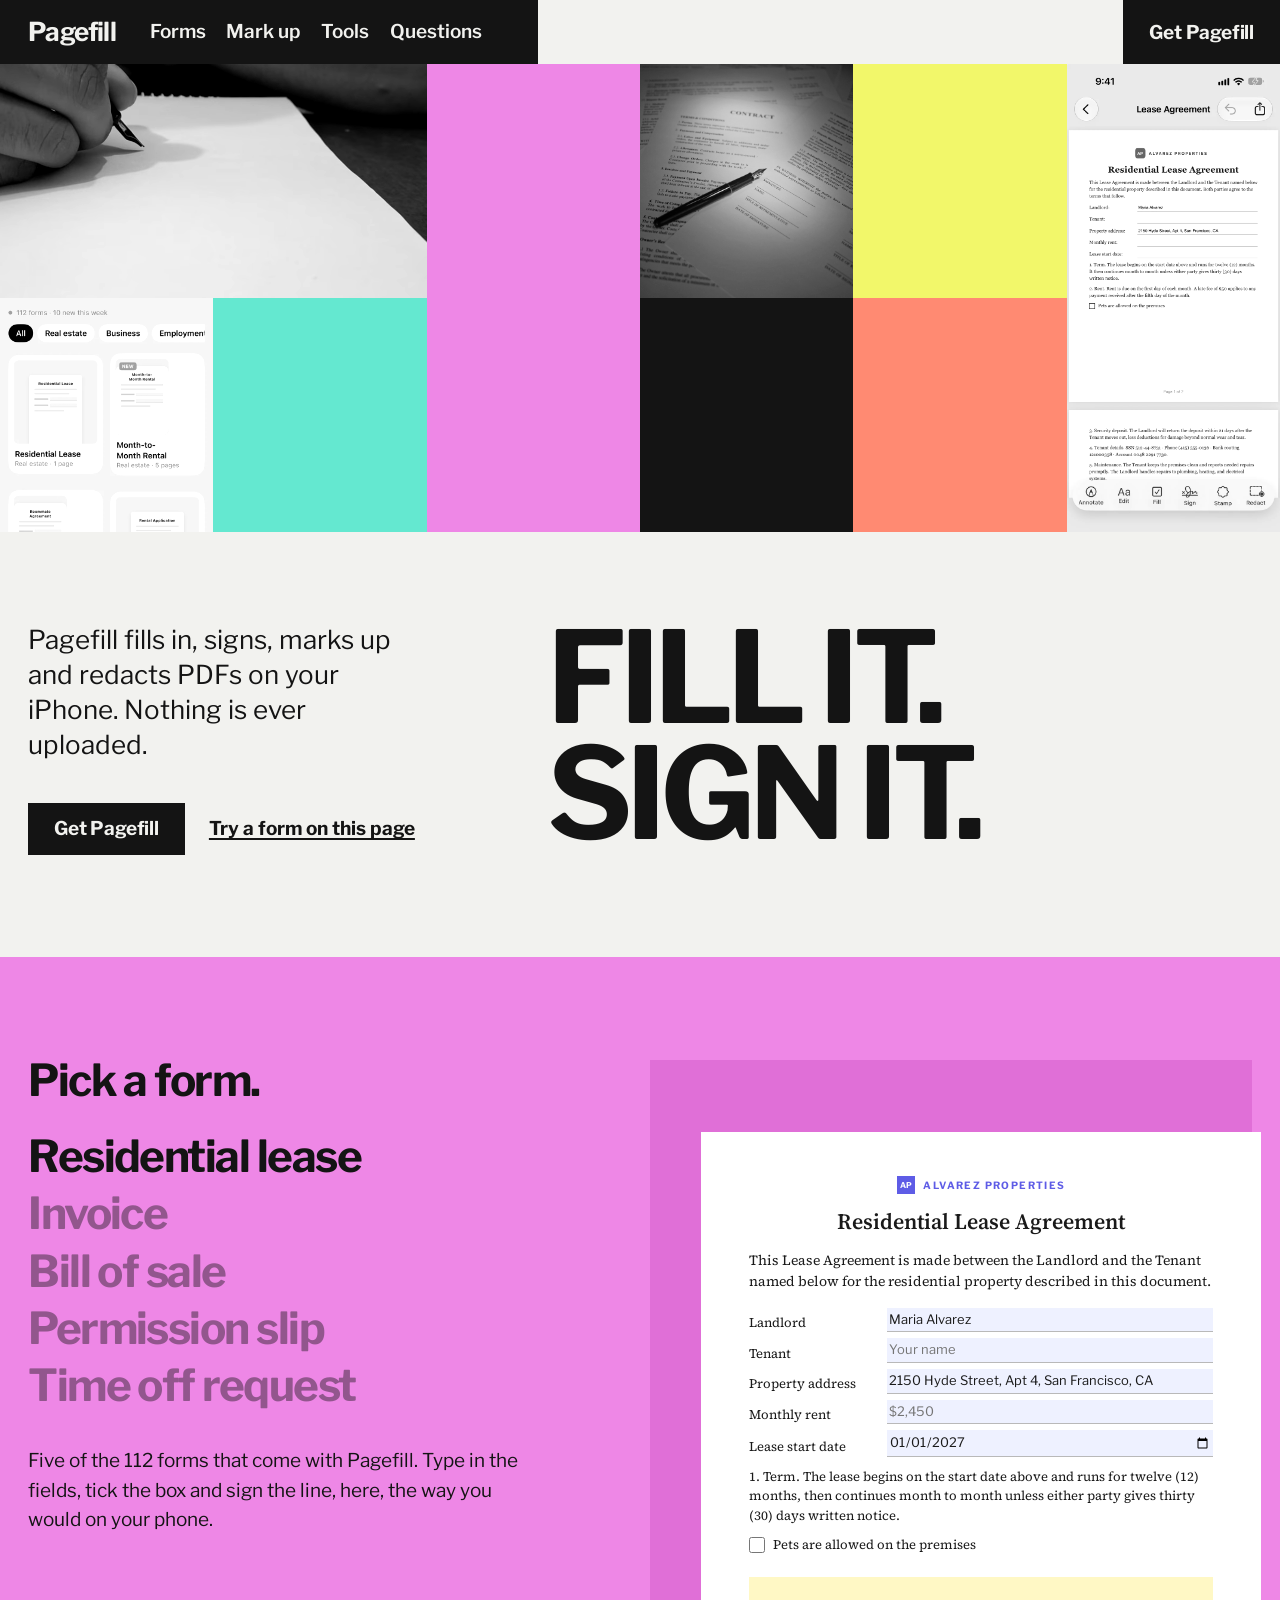
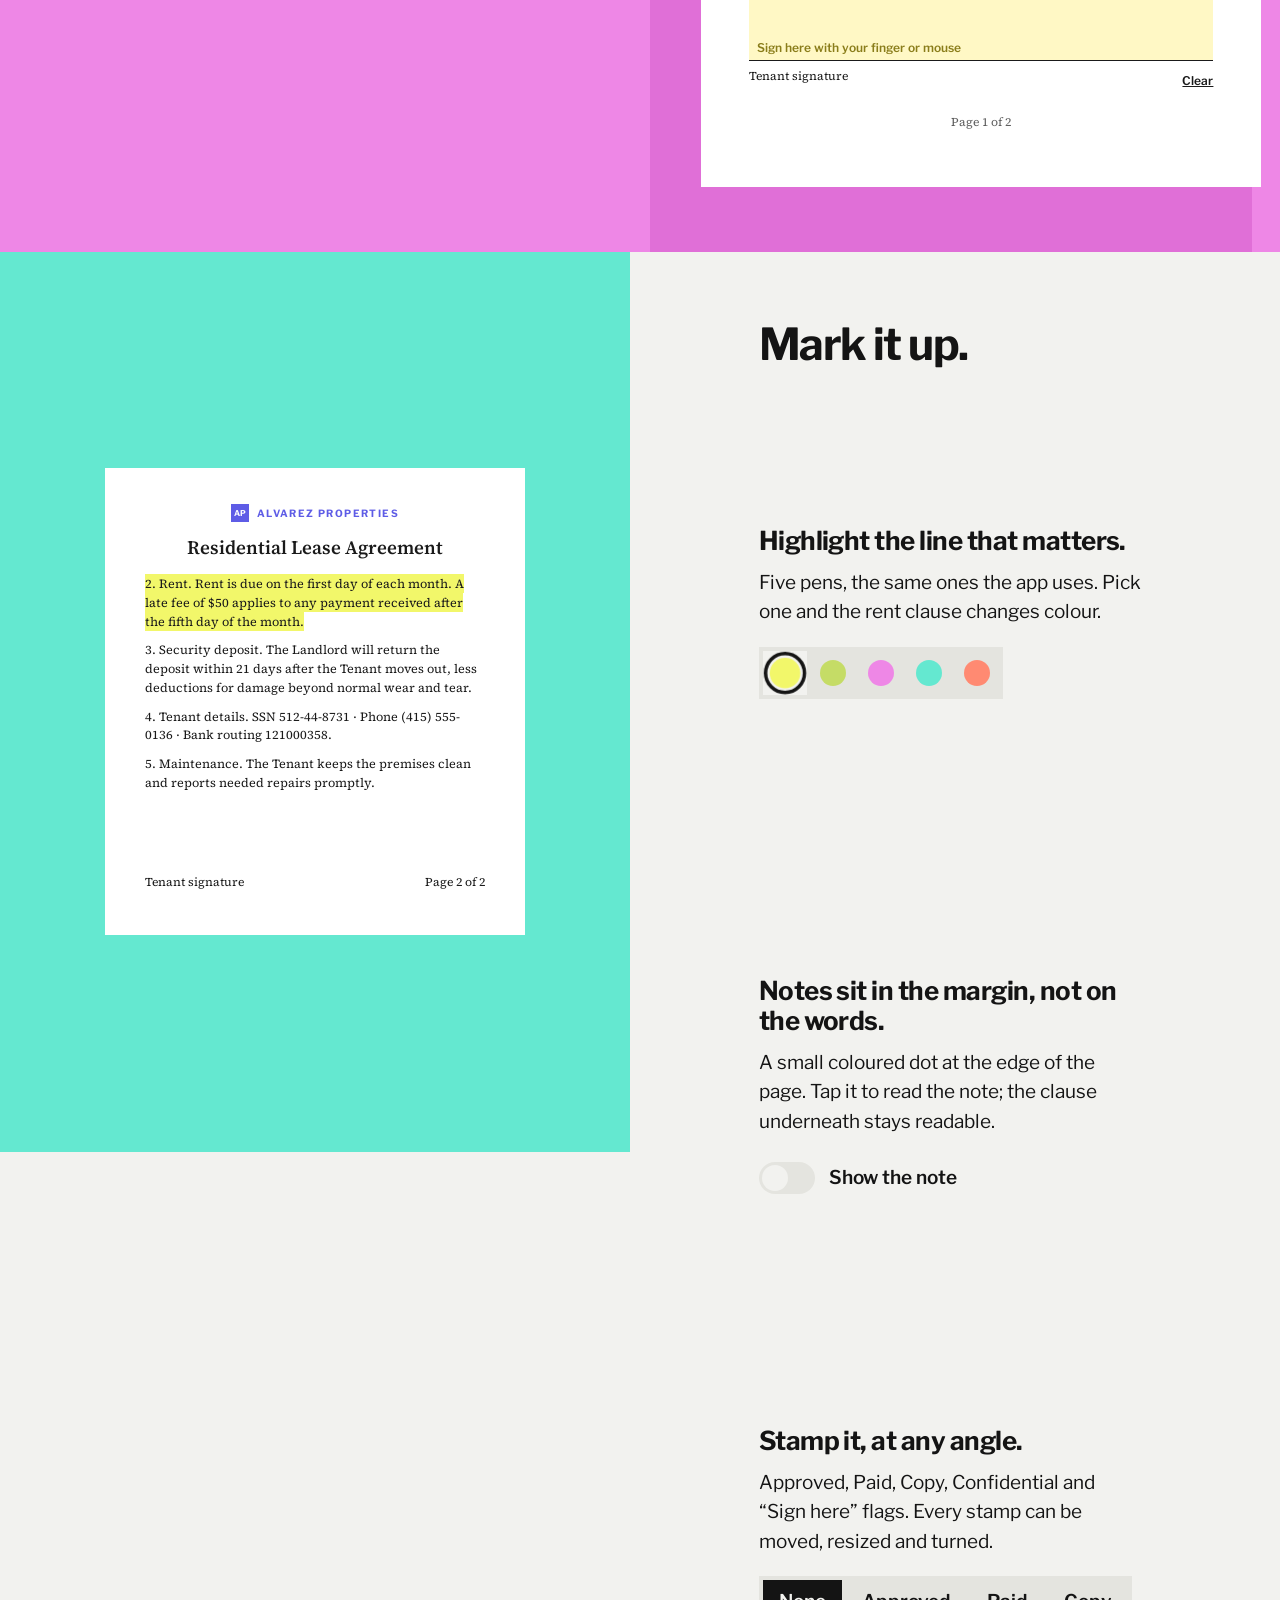
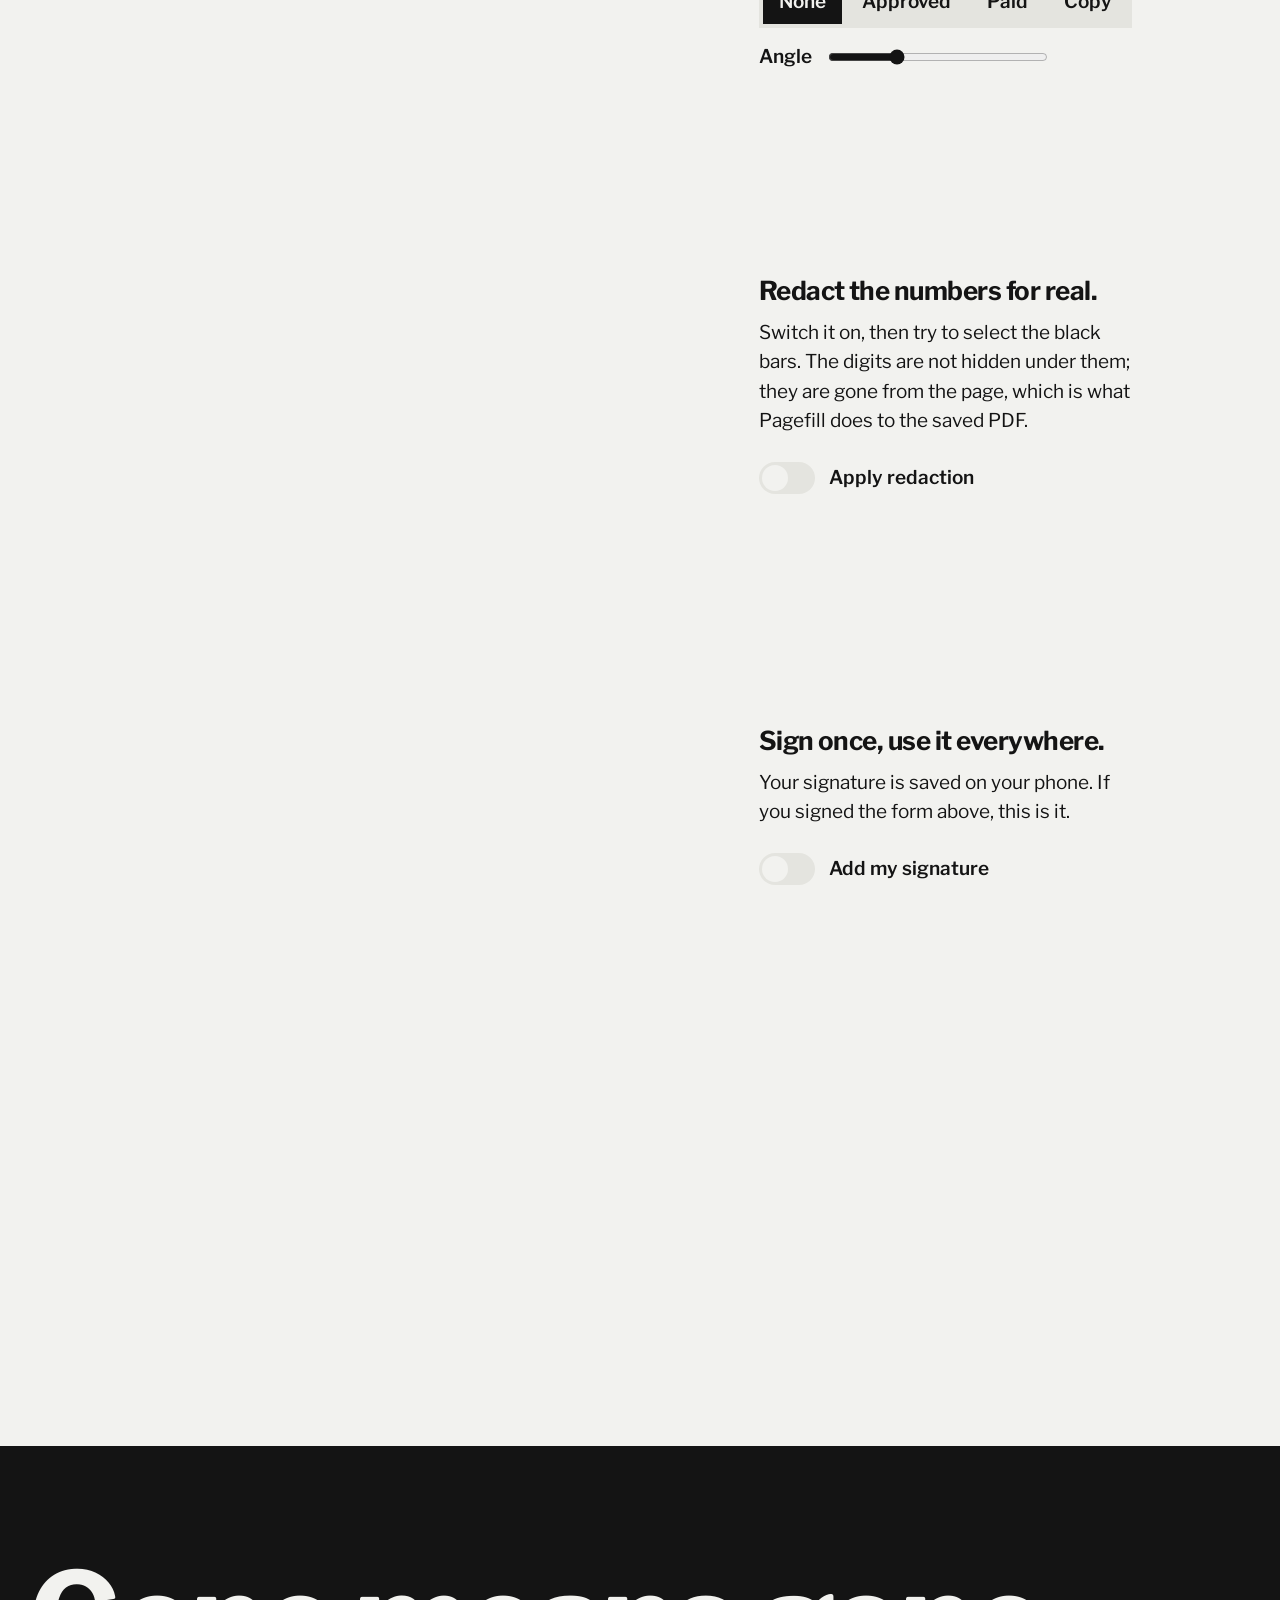
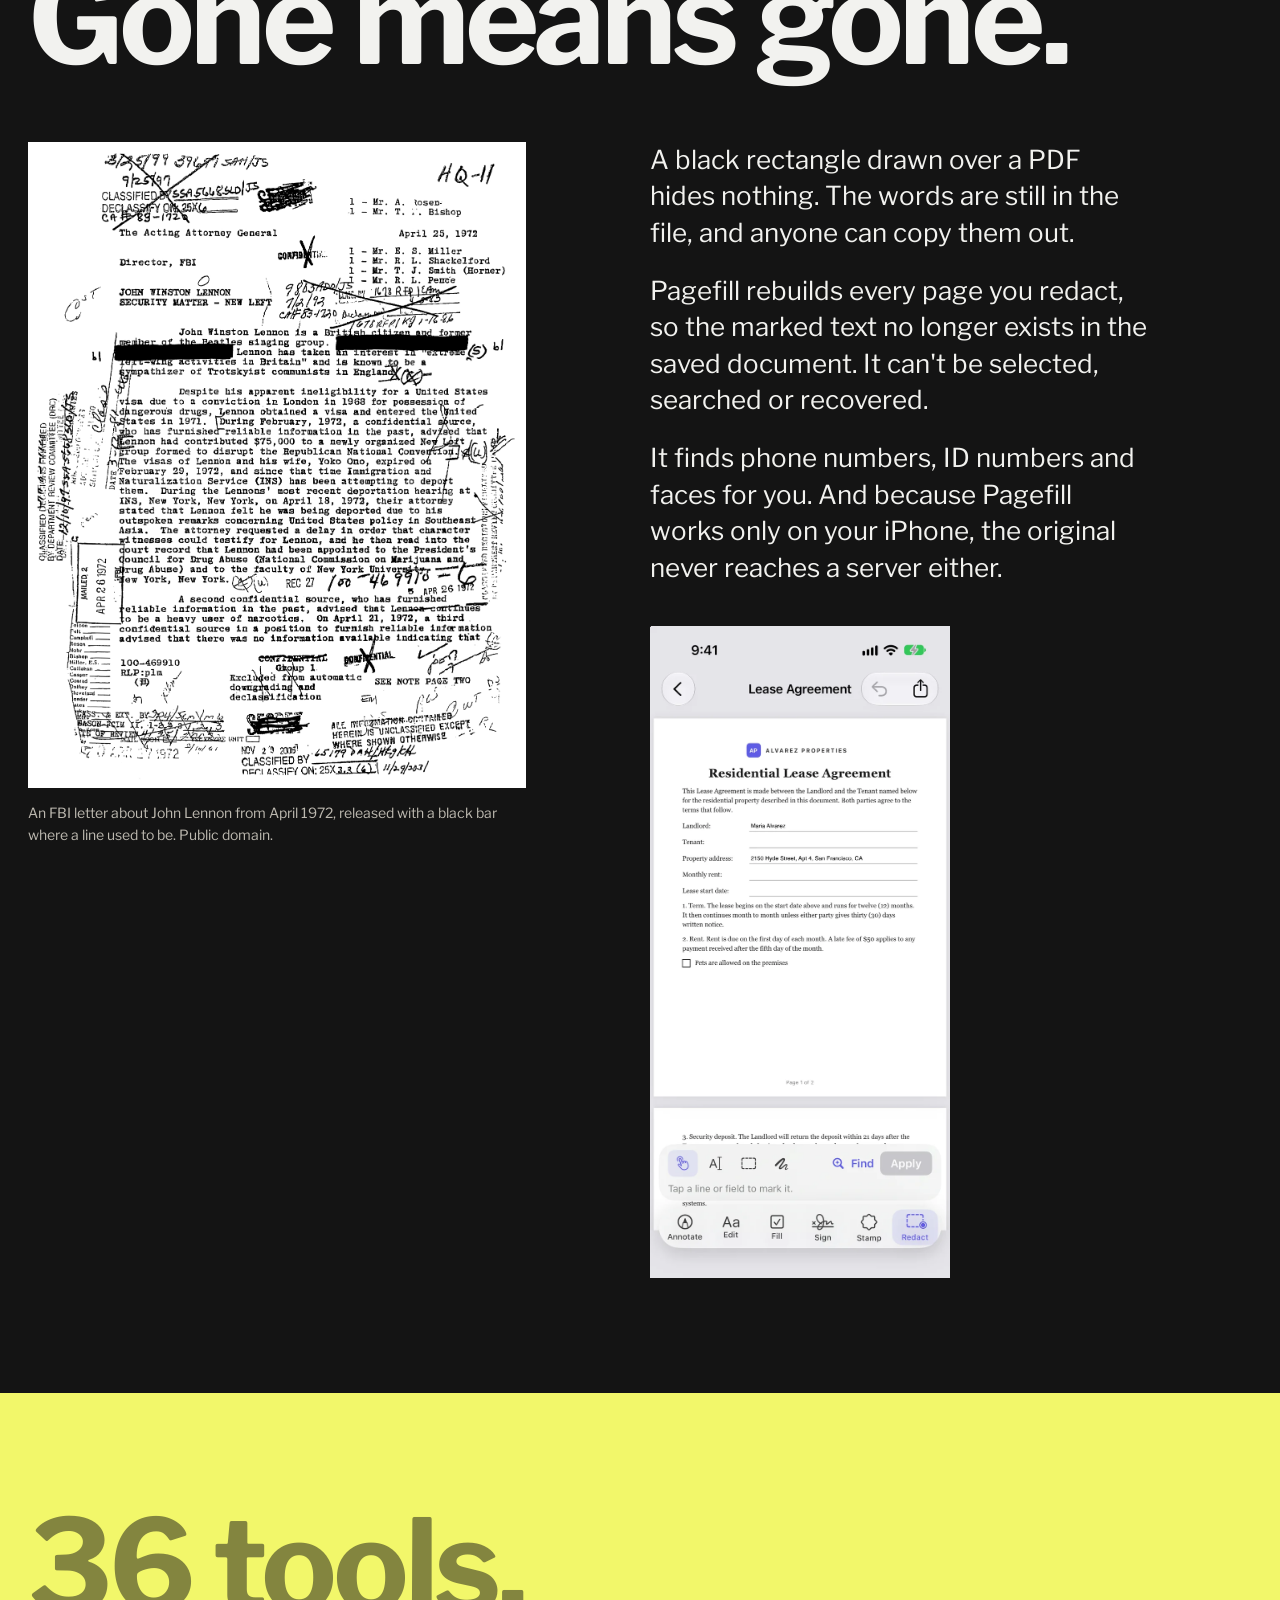
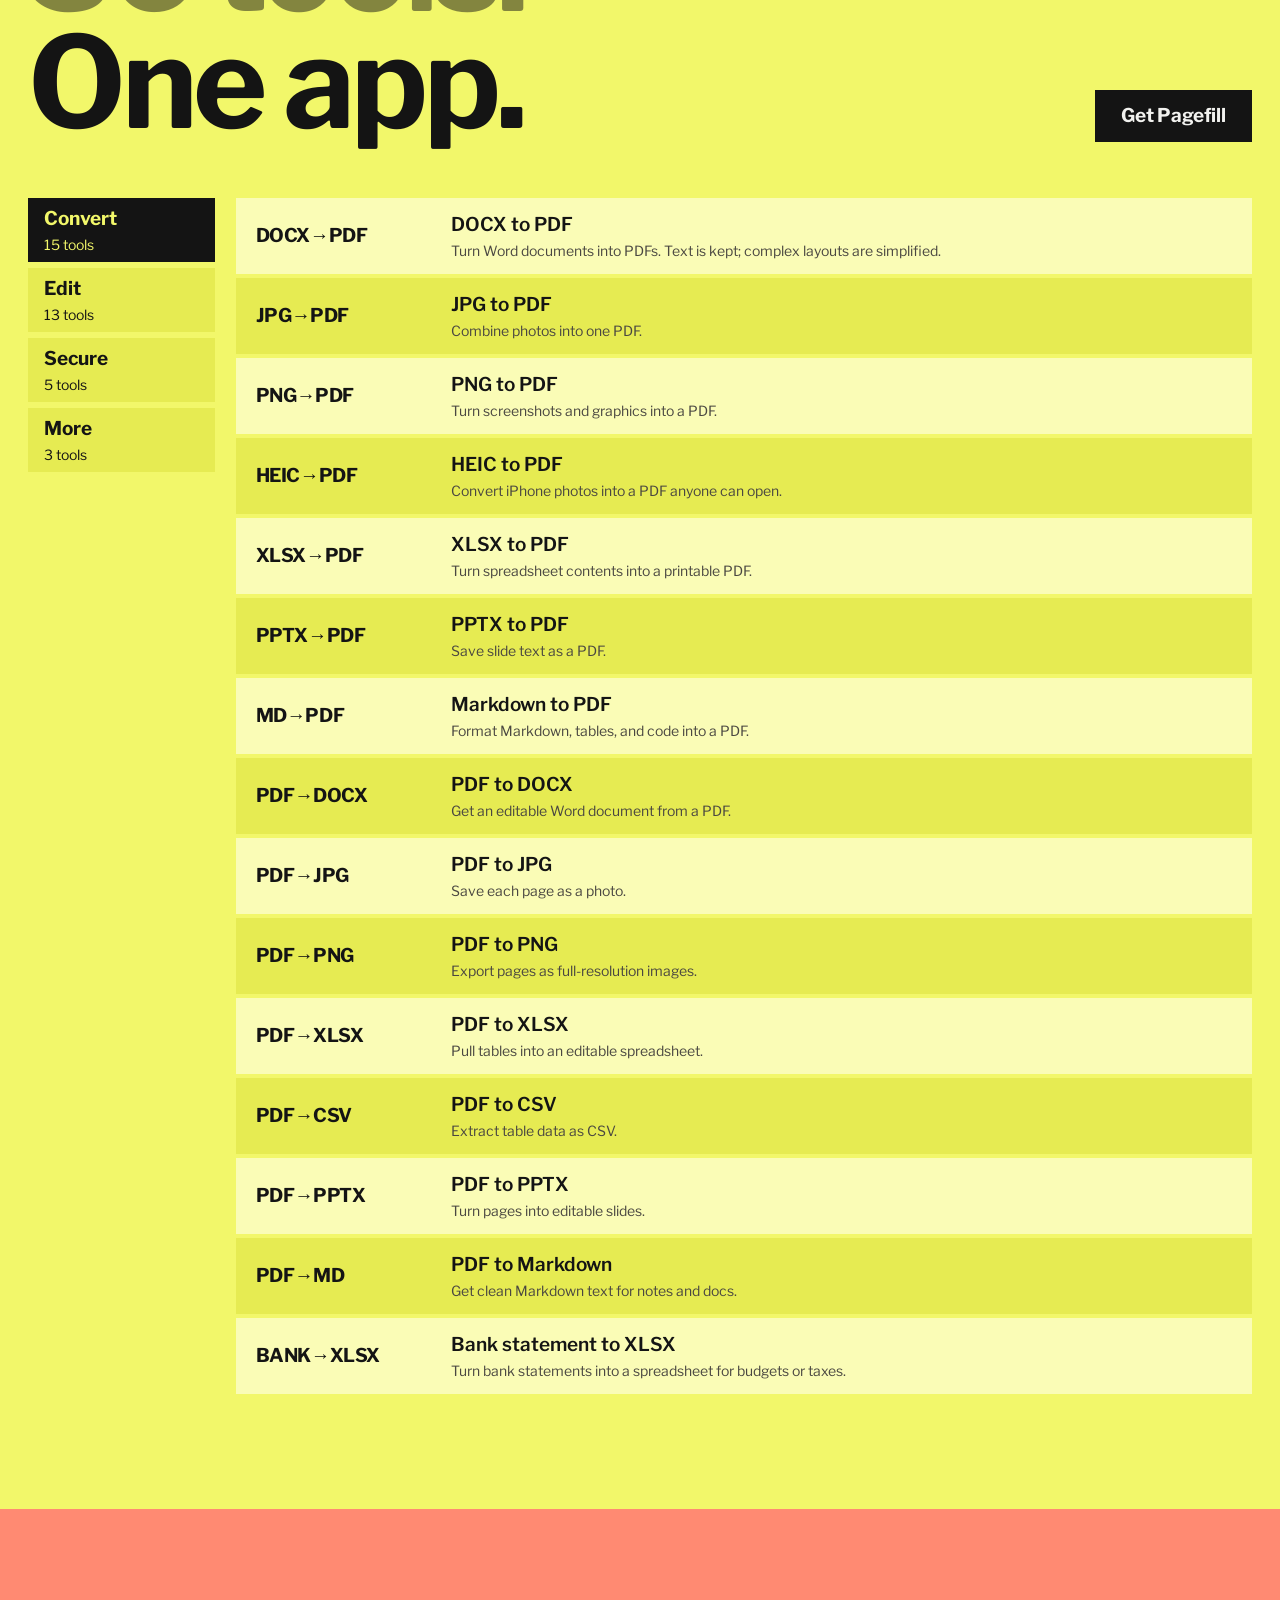
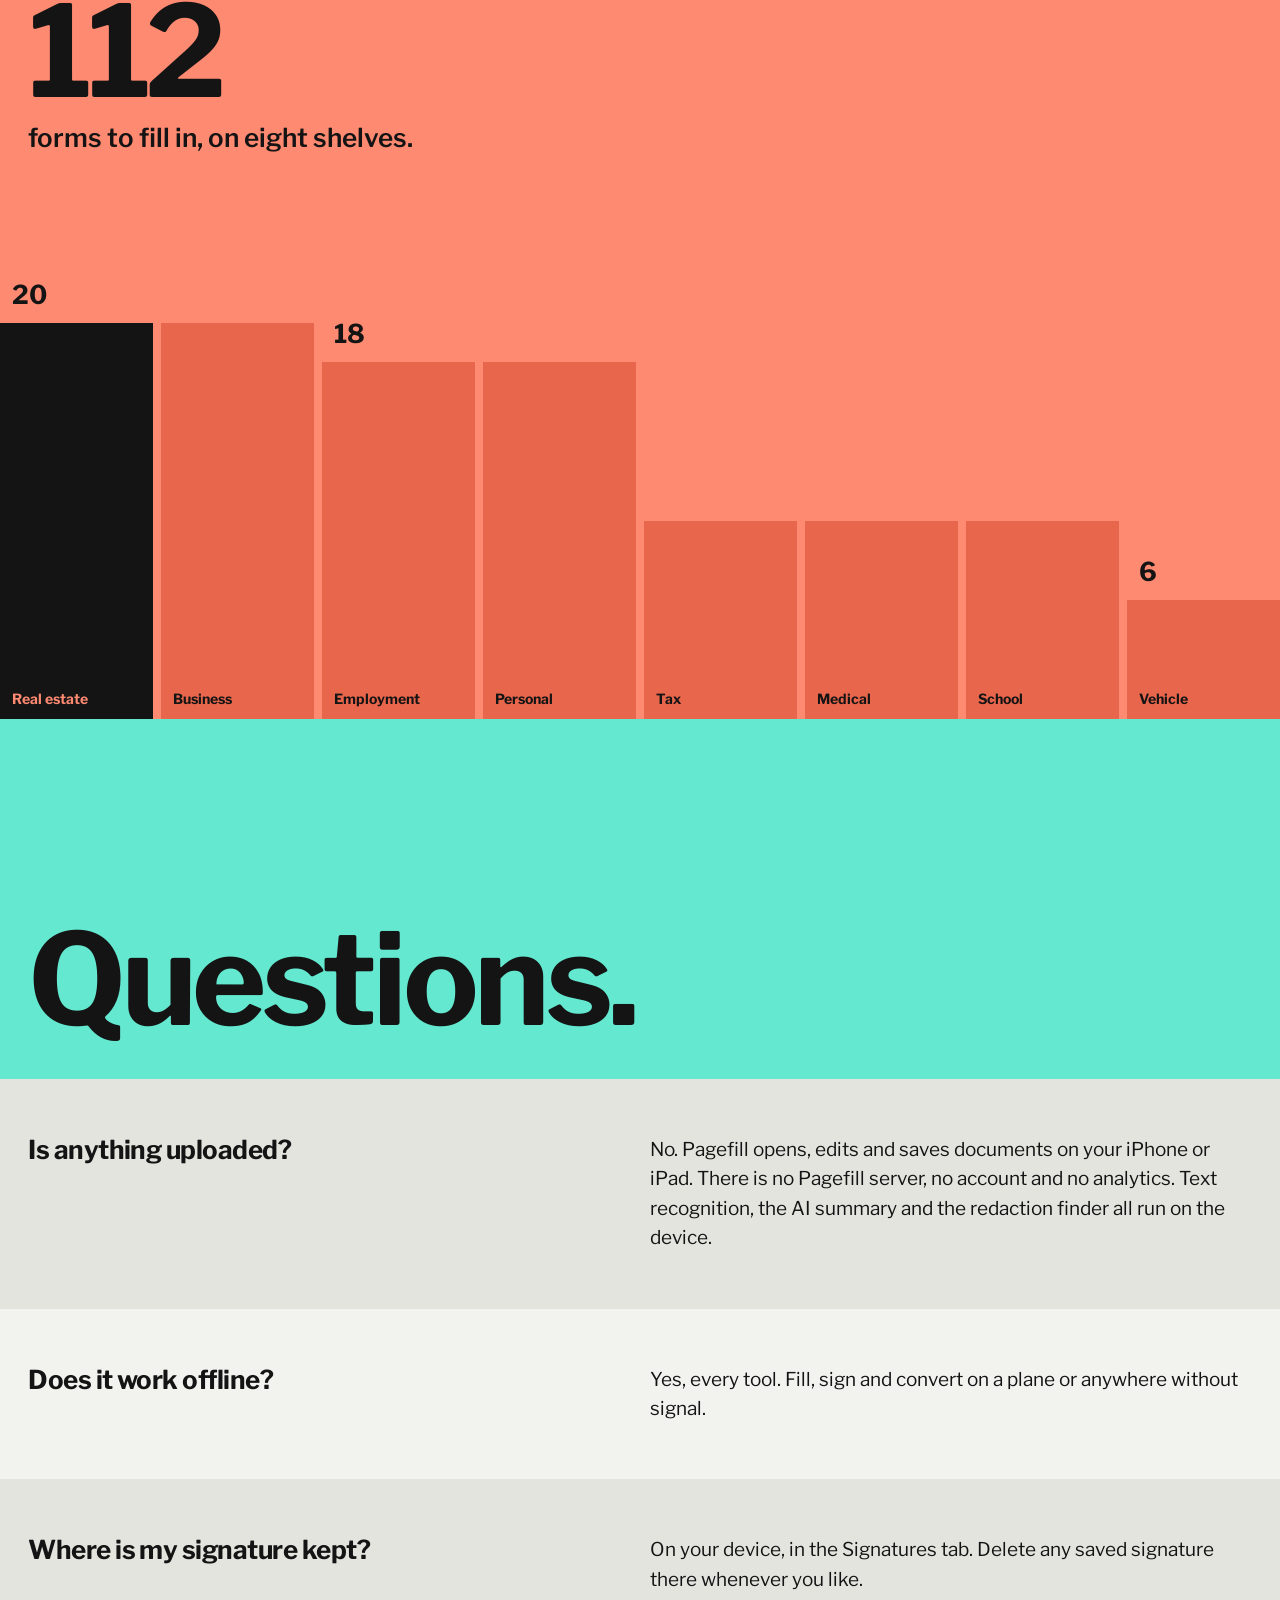
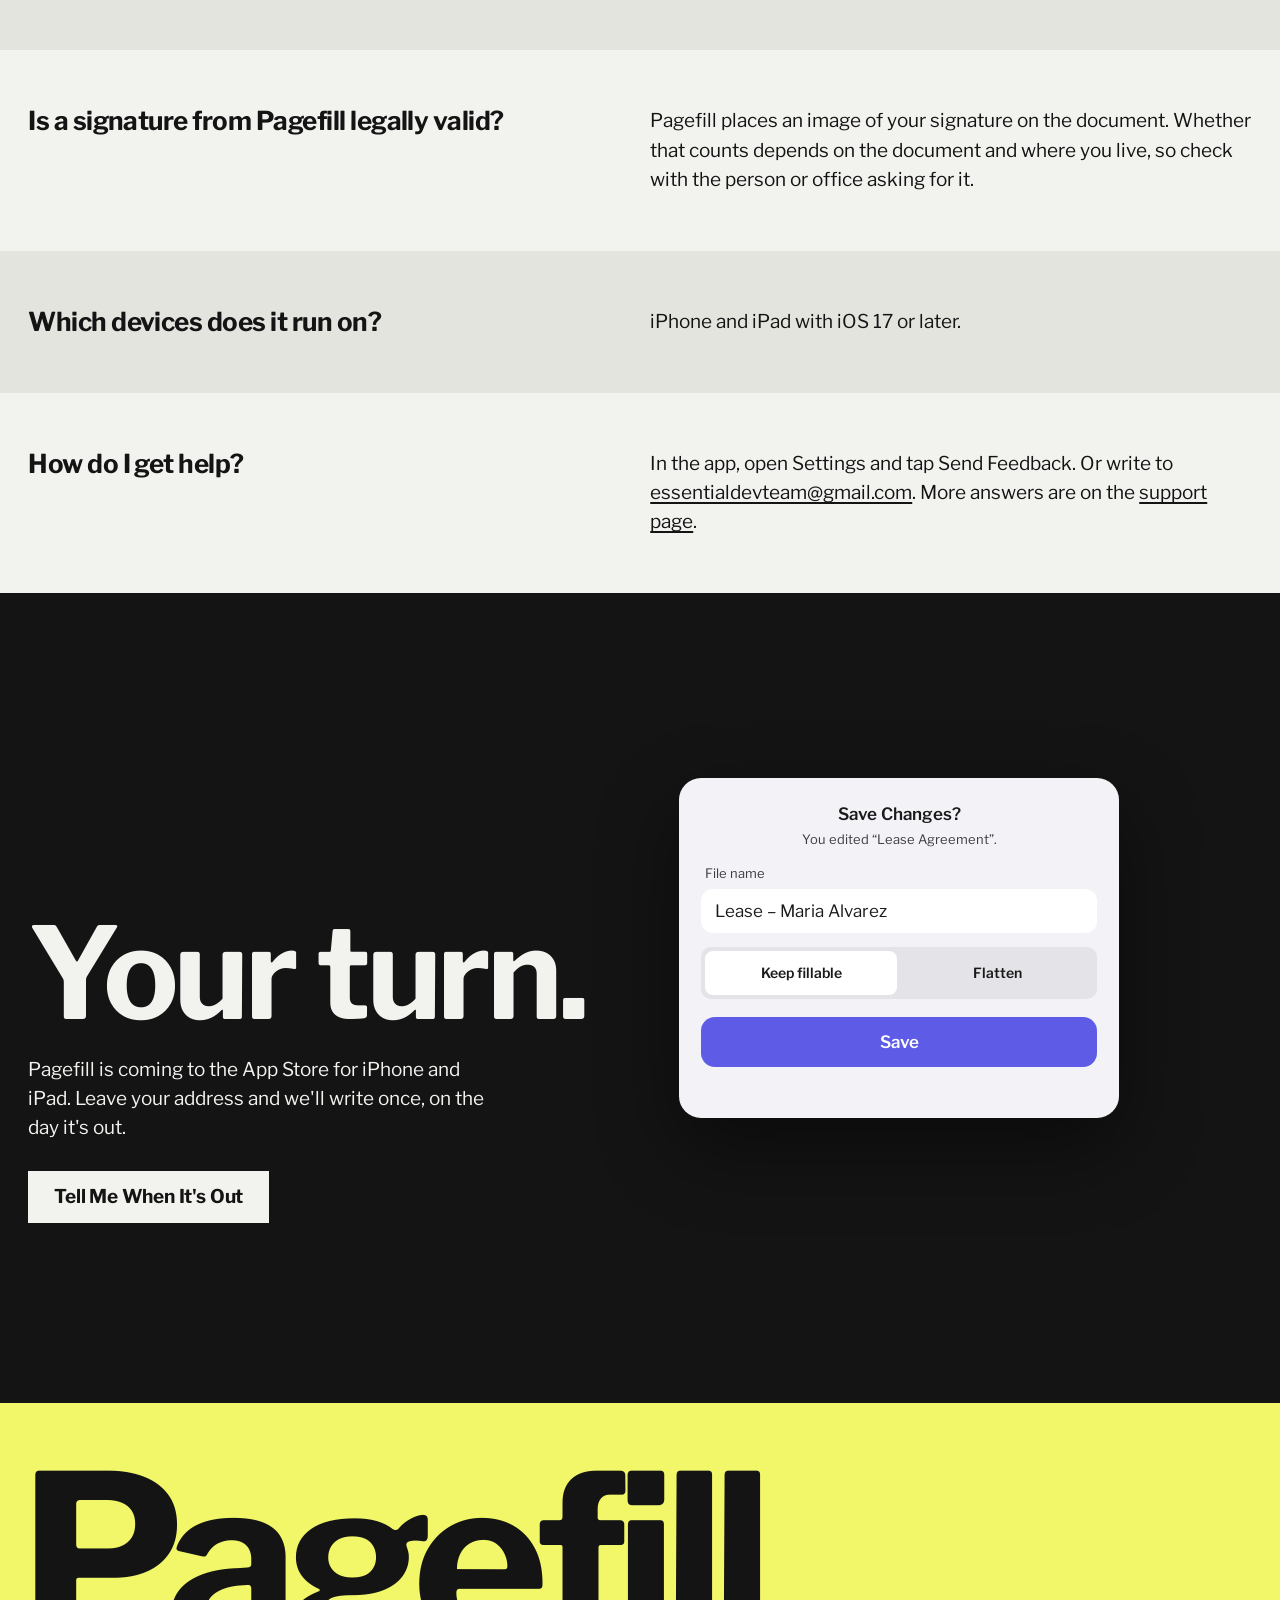
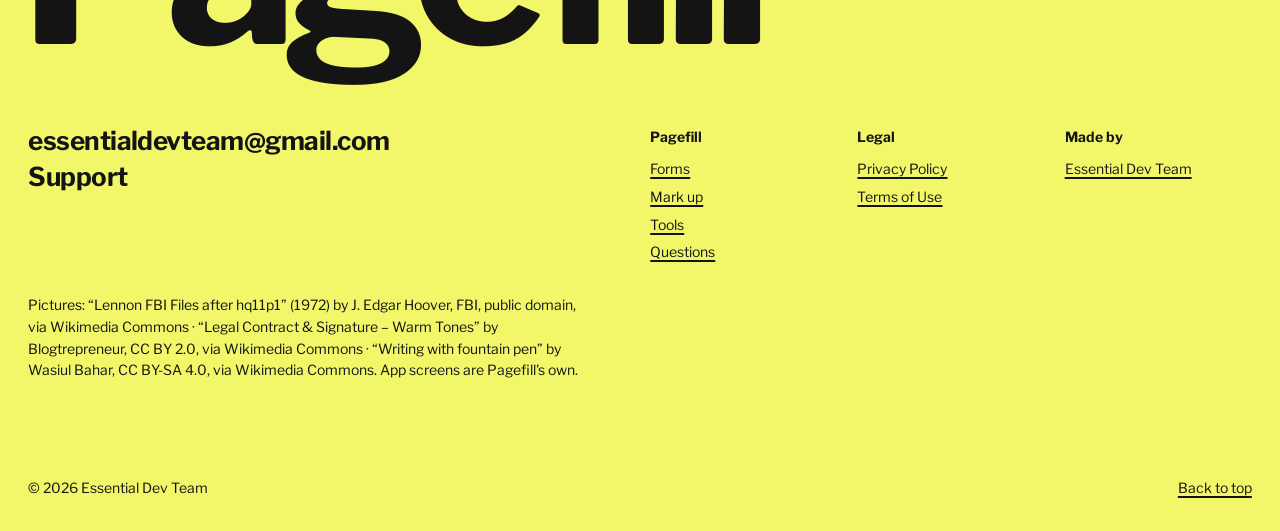
<file: index.html>
<!doctype html>
<html lang="en">
<head>
<meta charset="utf-8">
<meta name="format-detection" content="telephone=no">
<meta name="viewport" content="width=device-width, initial-scale=1, viewport-fit=cover">
<title>Pagefill: Fill, Sign &amp; Redact PDFs on iPhone</title>
<meta name="description" content="Pagefill fills in, signs, marks up and truly redacts PDFs on your iPhone and iPad. 36 tools, 112 forms, and nothing is ever uploaded.">
<meta name="theme-color" content="#141414">
<meta property="og:title" content="Pagefill: Fill it. Sign it.">
<meta property="og:description" content="Fill in, sign, mark up and redact PDFs on iPhone. Nothing is uploaded, ever.">
<meta property="og:image" content="assets/editor.webp">
<meta property="og:type" content="website">
<link rel="icon" href="assets/favicon.png">
<link rel="apple-touch-icon" href="assets/apple-touch-icon.png">
<link rel="preconnect" href="https://fonts.googleapis.com">
<link rel="preconnect" href="https://fonts.gstatic.com" crossorigin>
<link href="https://fonts.googleapis.com/css2?family=Libre+Franklin:wght@400;600;700&family=Source+Serif+4:ital,wght@0,400;0,600;1,400&display=swap" rel="stylesheet">
<link rel="stylesheet" href="styles.css">
<script>document.documentElement.classList.add('js');setTimeout(function(){if(!window.pfReady)document.documentElement.classList.remove('js')},3000)</script>
<script type="application/ld+json">
{"@context":"https://schema.org","@type":"SoftwareApplication","name":"Pagefill","operatingSystem":"iOS 17 or later","applicationCategory":"BusinessApplication","description":"Fill in, sign, mark up, redact and convert PDFs on iPhone and iPad. Everything happens on the device.","publisher":{"@type":"Organization","name":"Essential Dev Team"}}
</script>
</head>
<body>
<a class="skip" href="#main">Skip to content</a>

<header class="top">
  <div class="bar">
    <a class="word" href="./">Pagefill</a>
    <nav aria-label="Main">
      <a href="#forms">Forms</a>
      <a href="#markup">Mark up</a>
      <a href="#tools">Tools</a>
      <a href="#questions">Questions</a>
    </nav>
  </div>
  <a class="btn" href="#get">Get Pagefill</a>
</header>

<main id="main">
  <section class="hero" aria-labelledby="hero-title">
    <div class="mosaic" aria-hidden="true">
      <div class="m-vid"><video autoplay muted loop playsinline preload="metadata" poster="assets/writing-with-fountain-pen-poster.jpg"><source src="assets/writing-with-fountain-pen.mp4" type="video/mp4"><source src="assets/writing-with-fountain-pen.webm" type="video/webm"></video></div>
      <div class="m-pink"></div>
      <div class="m-con"><img src="assets/legal-contract-signature-warm-tones.jpg" alt="" width="1920" height="1440"></div>
      <div class="m-yel"></div>
      <div class="m-s1"><img src="assets/editor.webp" alt="" width="720" height="1565"></div>
      <div class="m-s2"><img src="assets/templates.webp" alt="" width="720" height="1565"></div>
      <div class="m-mint"></div>
      <div class="m-blk"></div>
      <div class="m-cor"></div>
    </div>
    <div class="grid hero-text">
      <h1 class="hero-title" id="hero-title"><span class="ln"><span>Fill it.</span></span><span class="ln"><span>Sign it.</span></span></h1>
      <p class="stand">Pagefill fills in, signs, marks up and redacts PDFs on your iPhone. Nothing is ever uploaded.</p>
      <div class="acts">
        <a class="btn" href="#get">Get Pagefill</a>
        <a class="link" href="#forms">Try a form on this page</a>
      </div>
    </div>
  </section>

  <section class="ch forms grid" id="forms" aria-labelledby="forms-title">
    <div class="index">
      <h2 id="forms-title" class="rise">Pick a form.</h2>
      <ul class="pick rise" style="--i:1">
        <li><button type="button" data-form="lease" aria-pressed="true">Residential lease</button></li>
        <li><button type="button" data-form="invoice" aria-pressed="false">Invoice</button></li>
        <li><button type="button" data-form="sale" aria-pressed="false">Bill of sale</button></li>
        <li><button type="button" data-form="slip" aria-pressed="false">Permission slip</button></li>
        <li><button type="button" data-form="timeoff" aria-pressed="false">Time off request</button></li>
      </ul>
      <p class="note rise" style="--i:2">Five of the 112 forms that come with Pagefill. Type in the fields, tick the box and sign the line, here, the way you would on your phone.</p>
    </div>
    <div class="stage rise" style="--i:2">
      <div class="sheet" id="sheet" data-ui>
        <div class="org"><i>AP</i>Alvarez Properties</div>
        <h4>Residential Lease Agreement</h4>
        <p class="intro">This Lease Agreement is made between the Landlord and the Tenant named below for the residential property described in this document.</p>
        <label class="f"><span>Landlord</span><input type="text" value="Maria Alvarez" autocomplete="off"></label>
        <label class="f"><span>Tenant</span><input type="text" placeholder="Your name" autocomplete="off"></label>
        <label class="f"><span>Property address</span><input type="text" value="2150 Hyde Street, Apt 4, San Francisco, CA" autocomplete="off"></label>
        <label class="f"><span>Monthly rent</span><input type="text" placeholder="$2,450" autocomplete="off"></label>
        <label class="f"><span>Lease start date</span><input type="date" value="2027-01-01"></label>
        <p class="clause">1. Term. The lease begins on the start date above and runs for twelve (12) months, then continues month to month unless either party gives thirty (30) days written notice.</p>
        <label class="chk"><input type="checkbox">Pets are allowed on the premises</label>
        <div class="sig"><div class="pad-wrap"><canvas aria-label="Signature pad: draw your signature"></canvas><span class="hint">Sign here with your finger or mouse</span></div><div class="under"><span>Tenant signature</span><button type="button" class="clear">Clear</button></div></div>
        <p class="pg">Page 1 of 2</p>
      </div>
    </div>
  </section>

  <section class="markup" id="markup" aria-labelledby="markup-title">
    <div class="fixed">
      <div class="sheet lease" id="lease" data-ui>
        <div class="org"><i>AP</i>Alvarez Properties</div>
        <h4>Residential Lease Agreement</h4>
        <p class="clause"><span class="hl on" id="hl">2. Rent. Rent is due on the first day of each month. A late fee of $50 applies to any payment received after the fifth day of the month.</span></p>
        <p class="clause">3. Security deposit. The Landlord will return the deposit within 21 days after the Tenant moves out, less deductions for damage beyond normal wear and tear.</p>
        <p class="clause redactable">4. Tenant details. SSN <span class="r" data-len="11">512-44-8731</span> · Phone <span class="r" data-len="14">(415) 555-0136</span> · Bank routing <span class="r" data-len="9">121000358</span>.</p>
        <p class="clause">5. Maintenance. The Tenant keeps the premises clean and reports needed repairs promptly.</p>
        <div class="stamp" id="stamp">Approved</div>
        <span class="note-dot" id="noteDot">!</span>
        <div class="note-pop" id="notePop">Ask Maria if the late fee can move to the 7th.</div>
        <div class="sig"><div class="signed" id="signed"><svg viewBox="0 0 220 60" aria-hidden="true"><path d="M8 44c14-20 26-34 30-30 5 5-14 34-8 34 7 0 16-30 24-28 6 2-6 22 0 22 8 0 12-16 20-14 6 2 0 12 6 12 10 0 18-14 30-14 8 0 4 10 12 10 14 0 30-10 52-14" fill="none" stroke="#1a1a8c" stroke-width="2.6" stroke-linecap="round" stroke-linejoin="round"/></svg></div><div class="under"><span>Tenant signature</span><span>Page 2 of 2</span></div></div>
      </div>
    </div>
    <div class="read">
      <h2 id="markup-title" class="rise">Mark it up.</h2>
      <div class="cap rise">
        <h3>Highlight the line that matters.</h3>
        <p>Five pens, the same ones the app uses. Pick one and the rent clause changes colour.</p>
        <div class="seg" role="group" aria-label="Highlighter colour">
          <button type="button" class="swatch" data-hl="#f2f76a" aria-pressed="true" aria-label="Yellow"><i style="--c:#f2f76a"></i></button>
          <button type="button" class="swatch" data-hl="#c5dc66" aria-pressed="false" aria-label="Lime"><i style="--c:#c5dc66"></i></button>
          <button type="button" class="swatch" data-hl="#ee87e6" aria-pressed="false" aria-label="Pink"><i style="--c:#ee87e6"></i></button>
          <button type="button" class="swatch" data-hl="#64e8d0" aria-pressed="false" aria-label="Mint"><i style="--c:#64e8d0"></i></button>
          <button type="button" class="swatch" data-hl="#ff8a72" aria-pressed="false" aria-label="Coral"><i style="--c:#ff8a72"></i></button>
        </div>
      </div>
      <div class="cap rise">
        <h3>Notes sit in the margin, not on the words.</h3>
        <p>A small coloured dot at the edge of the page. Tap it to read the note; the clause underneath stays readable.</p>
        <label class="toggle"><input type="checkbox" id="noteT">Show the note</label>
      </div>
      <div class="cap rise">
        <h3>Stamp it, at any angle.</h3>
        <p>Approved, Paid, Copy, Confidential and “Sign here” flags. Every stamp can be moved, resized and turned.</p>
        <div class="seg" role="group" aria-label="Stamp">
          <button type="button" data-stamp="" aria-pressed="true">None</button>
          <button type="button" data-stamp="Approved" aria-pressed="false">Approved</button>
          <button type="button" data-stamp="Paid" aria-pressed="false">Paid</button>
          <button type="button" data-stamp="Copy" aria-pressed="false">Copy</button>
        </div>
        <label class="range">Angle <input type="range" id="angle" min="-30" max="30" value="-12" aria-label="Stamp angle"></label>
      </div>
      <div class="cap rise">
        <h3>Redact the numbers for real.</h3>
        <p>Switch it on, then try to select the black bars. The digits are not hidden under them; they are gone from the page, which is what Pagefill does to the saved PDF.</p>
        <label class="toggle"><input type="checkbox" id="redactT">Apply redaction</label>
      </div>
      <div class="cap rise">
        <h3>Sign once, use it everywhere.</h3>
        <p>Your signature is saved on your phone. If you signed the form above, this is it.</p>
        <label class="toggle"><input type="checkbox" id="signT">Add my signature</label>
      </div>
    </div>
  </section>

  <section class="ch gone on-dark grid" id="redaction" aria-labelledby="gone-title">
    <h2 id="gone-title" class="rise">Gone means gone.</h2>
    <figure class="rise" style="--i:1">
      <img src="assets/lennon-fbi-files-after-hq11p1.jpg" alt="A 1972 typed FBI letter about John Lennon, declassified with a black bar over one line" width="1239" height="1608" loading="lazy">
      <figcaption>An FBI letter about John Lennon from April 1972, released with a black bar where a line used to be. Public domain.</figcaption>
    </figure>
    <div class="body">
      <p class="rise" style="--i:2">A black rectangle drawn over a PDF hides nothing. The words are still in the file, and anyone can copy them out.</p>
      <p class="rise" style="--i:3">Pagefill rebuilds every page you redact, so the marked text no longer exists in the saved document. It can't be selected, searched or recovered.</p>
      <p class="rise" style="--i:4">It finds phone numbers, ID numbers and faces for you. And because Pagefill works only on your iPhone, the original never reaches a server either.</p>
      <div class="shot rise" style="--i:5"><img src="assets/redact.webp" alt="Pagefill's Redact mode with tap, text, box and marker tools and a Find button" width="720" height="1565" loading="lazy"></div>
    </div>
  </section>

  <section class="ch tools grid" id="tools" aria-labelledby="tools-title">
    <div class="tools-head rise">
      <h2 id="tools-title"><span class="soft">36 tools.</span>One app.</h2>
      <a class="btn" href="#get">Get Pagefill</a>
    </div>
    <div class="tabs rise" role="tablist" aria-label="Tool groups" style="--i:1">
      <button type="button" class="tab" role="tab" id="tab-convert" aria-controls="p-convert" aria-selected="true"><b>Convert</b><small>15 tools</small></button>
      <button type="button" class="tab" role="tab" id="tab-edit" aria-controls="p-edit" aria-selected="false" tabindex="-1"><b>Edit</b><small>13 tools</small></button>
      <button type="button" class="tab" role="tab" id="tab-secure" aria-controls="p-secure" aria-selected="false" tabindex="-1"><b>Secure</b><small>5 tools</small></button>
      <button type="button" class="tab" role="tab" id="tab-more" aria-controls="p-more" aria-selected="false" tabindex="-1"><b>More</b><small>3 tools</small></button>
    </div>
    <div class="panels rise" style="--i:2">
      <ul class="panel" role="tabpanel" id="p-convert" aria-labelledby="tab-convert">
        <li><span class="k">DOCX→PDF</span><span class="t">DOCX to PDF<span class="d">Turn Word documents into PDFs. Text is kept; complex layouts are simplified.</span></span><span></span></li>
        <li><span class="k">JPG→PDF</span><span class="t">JPG to PDF<span class="d">Combine photos into one PDF.</span></span><span></span></li>
        <li><span class="k">PNG→PDF</span><span class="t">PNG to PDF<span class="d">Turn screenshots and graphics into a PDF.</span></span><span></span></li>
        <li><span class="k">HEIC→PDF</span><span class="t">HEIC to PDF<span class="d">Convert iPhone photos into a PDF anyone can open.</span></span><span></span></li>
        <li><span class="k">XLSX→PDF</span><span class="t">XLSX to PDF<span class="d">Turn spreadsheet contents into a printable PDF.</span></span><span></span></li>
        <li><span class="k">PPTX→PDF</span><span class="t">PPTX to PDF<span class="d">Save slide text as a PDF.</span></span><span></span></li>
        <li><span class="k">MD→PDF</span><span class="t">Markdown to PDF<span class="d">Format Markdown, tables, and code into a PDF.</span></span><span></span></li>
        <li><span class="k">PDF→DOCX</span><span class="t">PDF to DOCX<span class="d">Get an editable Word document from a PDF.</span></span><span></span></li>
        <li><span class="k">PDF→JPG</span><span class="t">PDF to JPG<span class="d">Save each page as a photo.</span></span><span></span></li>
        <li><span class="k">PDF→PNG</span><span class="t">PDF to PNG<span class="d">Export pages as full-resolution images.</span></span><span></span></li>
        <li><span class="k">PDF→XLSX</span><span class="t">PDF to XLSX<span class="d">Pull tables into an editable spreadsheet.</span></span><span></span></li>
        <li><span class="k">PDF→CSV</span><span class="t">PDF to CSV<span class="d">Extract table data as CSV.</span></span><span></span></li>
        <li><span class="k">PDF→PPTX</span><span class="t">PDF to PPTX<span class="d">Turn pages into editable slides.</span></span><span></span></li>
        <li><span class="k">PDF→MD</span><span class="t">PDF to Markdown<span class="d">Get clean Markdown text for notes and docs.</span></span><span></span></li>
        <li><span class="k">BANK→XLSX</span><span class="t">Bank statement to XLSX<span class="d">Turn bank statements into a spreadsheet for budgets or taxes.</span></span><span></span></li>
      </ul>
      <ul class="panel" role="tabpanel" id="p-edit" aria-labelledby="tab-edit">
        <li><span class="k">Edit</span><span class="t">Edit text &amp; images<span class="d">Fix typos, change wording, and swap pictures.</span></span><span></span></li>
        <li><span class="k">Annotate</span><span class="t">Annotate<span class="d">Draw, highlight, erase, and add sticky notes.</span></span><span></span></li>
        <li><span class="k">Fill</span><span class="t">Fill forms<span class="d">Type into fields and tick boxes.</span></span><span></span></li>
        <li><span class="k">Add pages</span><span class="t">Add pages<span class="d">Insert pages from other PDFs into this one.</span></span><span class="pro">Pro</span></li>
        <li><span class="k">Split</span><span class="t">Split file<span class="d">Break one PDF into several files.</span></span><span></span></li>
        <li><span class="k">Rearrange</span><span class="t">Rearrange pages<span class="d">Reverse the page order, or move the last page first.</span></span><span></span></li>
        <li><span class="k">Rotate</span><span class="t">Rotate pages<span class="d">Fix sideways or upside-down pages.</span></span><span></span></li>
        <li><span class="k">Extract</span><span class="t">Extract pages<span class="d">Save the first half as a new PDF.</span></span><span></span></li>
        <li><span class="k">Numbers</span><span class="t">Page numbers<span class="d">Number pages at the bottom centre.</span></span><span></span></li>
        <li><span class="k">Bates</span><span class="t">Bates numbering<span class="d">Stamp legal page IDs with a prefix.</span></span><span></span></li>
        <li><span class="k">Compress</span><span class="t">Compress<span class="d">Shrink files so they fit in an email.</span></span><span></span></li>
        <li><span class="k">OCR</span><span class="t">OCR<span class="d">Make scanned text searchable and editable.</span></span><span></span></li>
        <li><span class="k">Stamps</span><span class="t">Stamps &amp; stickers<span class="d">Add Sign here flags, or stamps like Approved, Copy, or Confidential.</span></span><span></span></li>
      </ul>
      <ul class="panel" role="tabpanel" id="p-secure" aria-labelledby="tab-secure">
        <li><span class="k">Redact</span><span class="t">Redact<span class="d">Remove private details before you share.</span></span><span class="pro">Pro</span></li>
        <li><span class="k">Lock</span><span class="t">Lock with PIN<span class="d">Require a PIN to open a document.</span></span><span></span></li>
        <li><span class="k">Unlock</span><span class="t">Remove lock<span class="d">Take the PIN off a locked document.</span></span><span></span></li>
        <li><span class="k">Metadata</span><span class="t">View metadata<span class="d">See author, dates, app, and photo EXIF data like camera and location.</span></span><span></span></li>
        <li><span class="k">Clean</span><span class="t">Remove metadata<span class="d">Strip EXIF, GPS location, and author details before you share.</span></span><span></span></li>
      </ul>
      <ul class="panel" role="tabpanel" id="p-more" aria-labelledby="tab-more">
        <li><span class="k">Sign</span><span class="t">Sign<span class="d">Draw your signature and place it.</span></span><span></span></li>
        <li><span class="k">Summary</span><span class="t">AI summary<span class="d">Get the key points of a long document.</span></span><span></span></li>
        <li><span class="k">Zip</span><span class="t">Zip files<span class="d">Bundle several documents into one .zip archive.</span></span><span></span></li>
      </ul>
    </div>
  </section>

  <section class="numbers" aria-labelledby="num-title">
    <div class="lead rise">
      <h2 class="big" id="num-title">112</h2>
      <p class="claim">forms to fill in, on eight shelves.</p>
    </div>
    <div class="bars" data-ui role="list" aria-label="Forms per category">
      <div class="bar-i hot" role="listitem" style="--v:20;--i:0"><b>20</b><span>Real estate</span></div>
      <div class="bar-i" role="listitem" style="--v:20;--i:1"><span>Business</span></div>
      <div class="bar-i" role="listitem" style="--v:18;--i:2"><b>18</b><span>Employment</span></div>
      <div class="bar-i" role="listitem" style="--v:18;--i:3"><span>Personal</span></div>
      <div class="bar-i" role="listitem" style="--v:10;--i:4"><span>Tax</span></div>
      <div class="bar-i" role="listitem" style="--v:10;--i:5"><span>Medical</span></div>
      <div class="bar-i" role="listitem" style="--v:10;--i:6"><span>School</span></div>
      <div class="bar-i" role="listitem" style="--v:6;--i:7"><b>6</b><span>Vehicle</span></div>
    </div>
  </section>

  <section id="questions" aria-labelledby="qa-title">
    <div class="qa-head"><h2 id="qa-title" class="rise">Questions.</h2></div>
    <div class="qa grid"><h3 class="rise">Is anything uploaded?</h3><p class="rise" style="--i:1">No. Pagefill opens, edits and saves documents on your iPhone or iPad. There is no Pagefill server, no account and no analytics. Text recognition, the AI summary and the redaction finder all run on the device.</p></div>
    <div class="qa grid"><h3 class="rise">Does it work offline?</h3><p class="rise" style="--i:1">Yes, every tool. Fill, sign and convert on a plane or anywhere without signal.</p></div>
    <div class="qa grid"><h3 class="rise">Where is my signature kept?</h3><p class="rise" style="--i:1">On your device, in the Signatures tab. Delete any saved signature there whenever you like.</p></div>
    <div class="qa grid"><h3 class="rise">Is a signature from Pagefill legally valid?</h3><p class="rise" style="--i:1">Pagefill places an image of your signature on the document. Whether that counts depends on the document and where you live, so check with the person or office asking for it.</p></div>
    <div class="qa grid"><h3 class="rise">Which devices does it run on?</h3><p class="rise" style="--i:1">iPhone and iPad with iOS 17 or later.</p></div>
    <div class="qa grid"><h3 class="rise">How do I get help?</h3><p class="rise" style="--i:1">In the app, open Settings and tap Send Feedback. Or write to <a href="mailto:essentialdevteam@gmail.com">essentialdevteam@gmail.com</a>. More answers are on the <a href="support.html">support page</a>.</p></div>
  </section>

  <section class="ch close on-dark grid" id="get" aria-labelledby="get-title">
    <div class="words">
      <h2 id="get-title" class="rise">Your turn.</h2>
      <p class="rise" style="--i:1">Pagefill is coming to the App Store for iPhone and iPad. Leave your address and we'll write once, on the day it's out.</p>
      <a class="btn rise" style="--i:2" id="notify" href="mailto:essentialdevteam@gmail.com?subject=Tell%20me%20when%20Pagefill%20is%20out&amp;body=Please%20email%20me%20once%20when%20Pagefill%20is%20on%20the%20App%20Store.">Tell Me When It's Out</a>
    </div>
    <div class="dlg-wrap rise" style="--i:2">
      <form class="dlg" id="dlg" data-ui onsubmit="return false">
        <h4>Save Changes?</h4>
        <p class="sub">You edited “Lease Agreement”.</p>
        <label for="fname">File name</label>
        <input id="fname" type="text" value="Lease – Maria Alvarez" autocomplete="off">
        <div class="seg" role="group" aria-label="Save as">
          <button type="button" aria-pressed="true">Keep fillable</button>
          <button type="button" aria-pressed="false">Flatten</button>
        </div>
        <button class="go" id="save" type="submit">Save</button>
        <p class="help" id="saveHelp" aria-live="polite">Saved in Pagefill on your iPhone. Nothing leaves it.</p>
      </form>
    </div>
  </section>
</main>

<footer class="foot">
  <p class="name" aria-hidden="true">Pagefill</p>
  <div class="row">
    <div class="places">
      <a href="mailto:essentialdevteam@gmail.com">essentialdevteam@gmail.com</a>
      <a href="support.html">Support</a>
    </div>
    <div class="cols">
      <div><p>Pagefill</p><a href="#forms">Forms</a><a href="#markup">Mark up</a><a href="#tools">Tools</a><a href="#questions">Questions</a></div>
      <div><p>Legal</p><a href="privacy.html">Privacy Policy</a><a href="terms.html">Terms of Use</a></div>
      <div><p>Made by</p><a href="https://apps.apple.com/us/developer/dumitru-bumbu/id1868107712">Essential Dev Team</a></div>
    </div>
  </div>
  <p class="credits">Pictures: “Lennon FBI Files after hq11p1” (1972) by J. Edgar Hoover, FBI, public domain, via Wikimedia Commons · “Legal Contract &amp; Signature – Warm Tones” by Blogtrepreneur, CC BY 2.0, via Wikimedia Commons · “Writing with fountain pen” by Wasiul Bahar, CC BY-SA 4.0, via Wikimedia Commons. App screens are Pagefill's own.</p>
  <div class="legal"><span>© <span id="year">2026</span> Essential Dev Team</span><a href="#main">Back to top</a></div>
</footer>
<script src="script.js" defer></script>
</body>
</html>
</file>
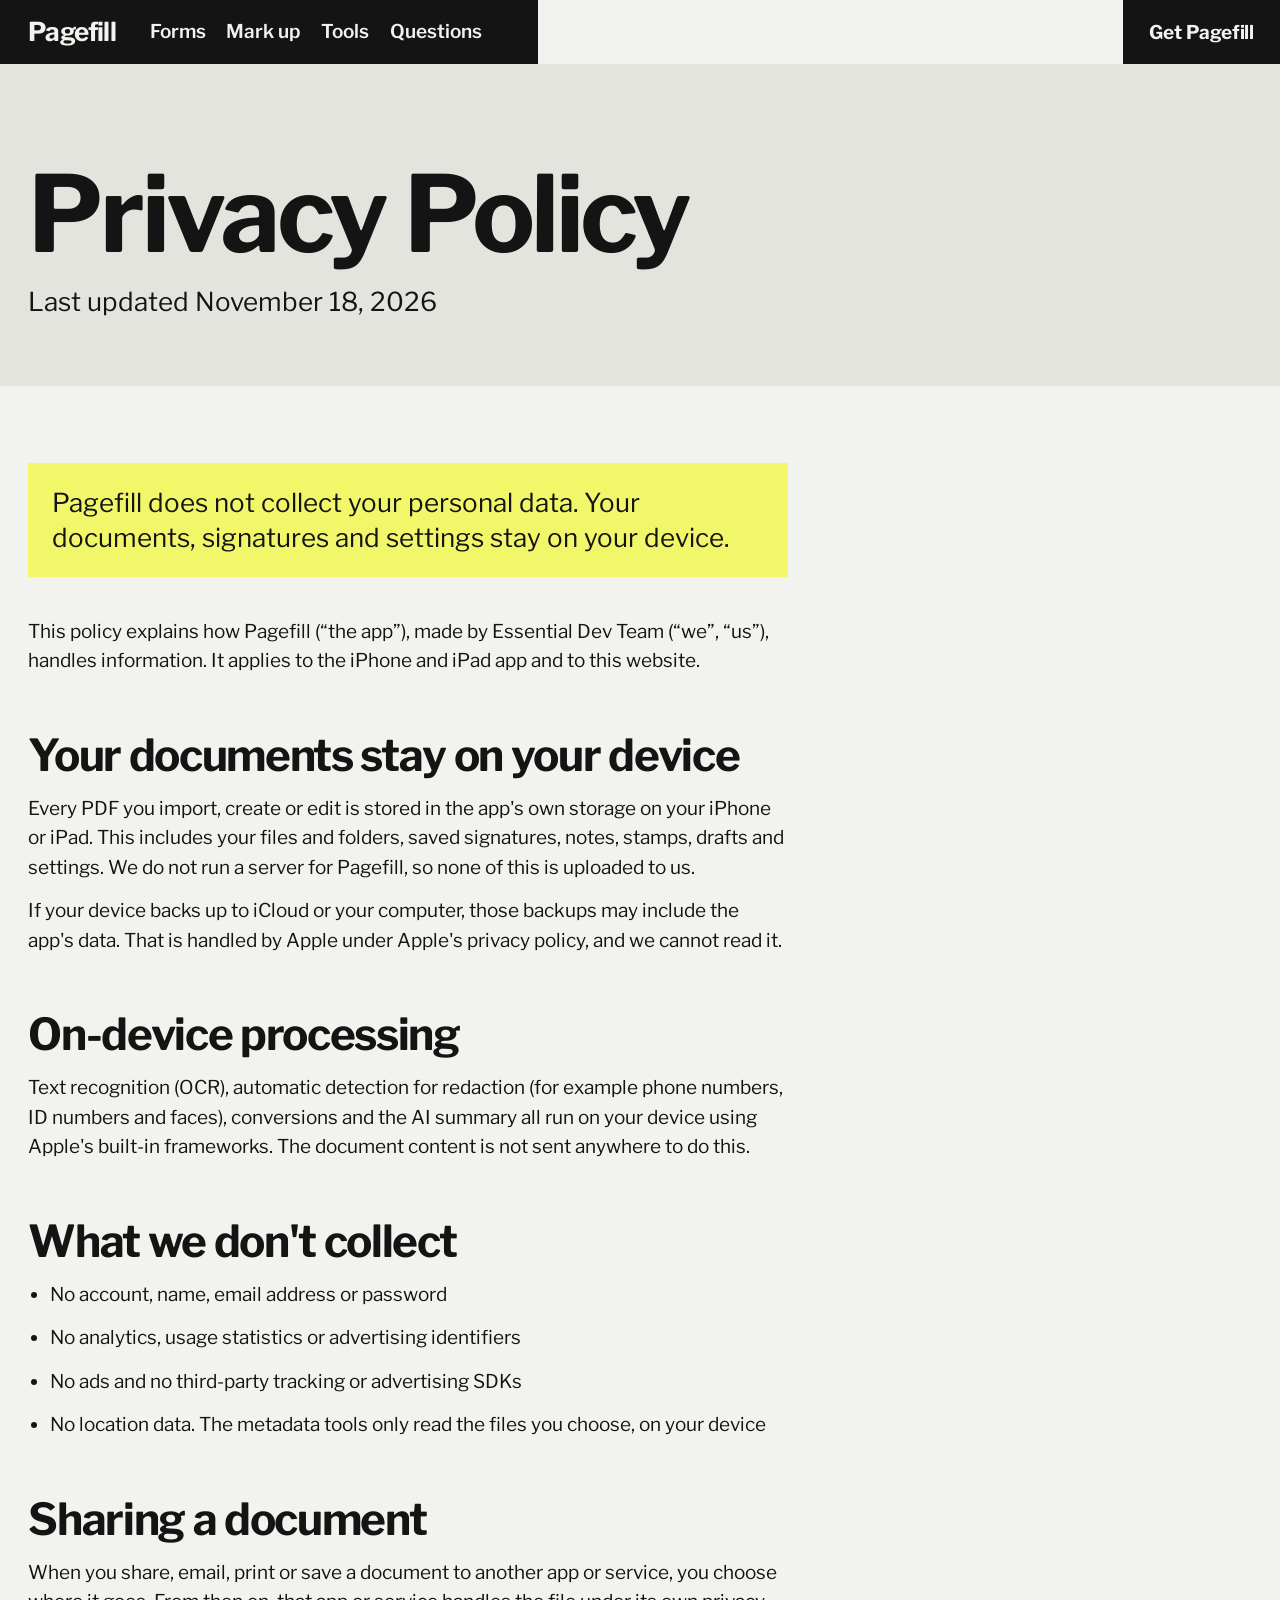
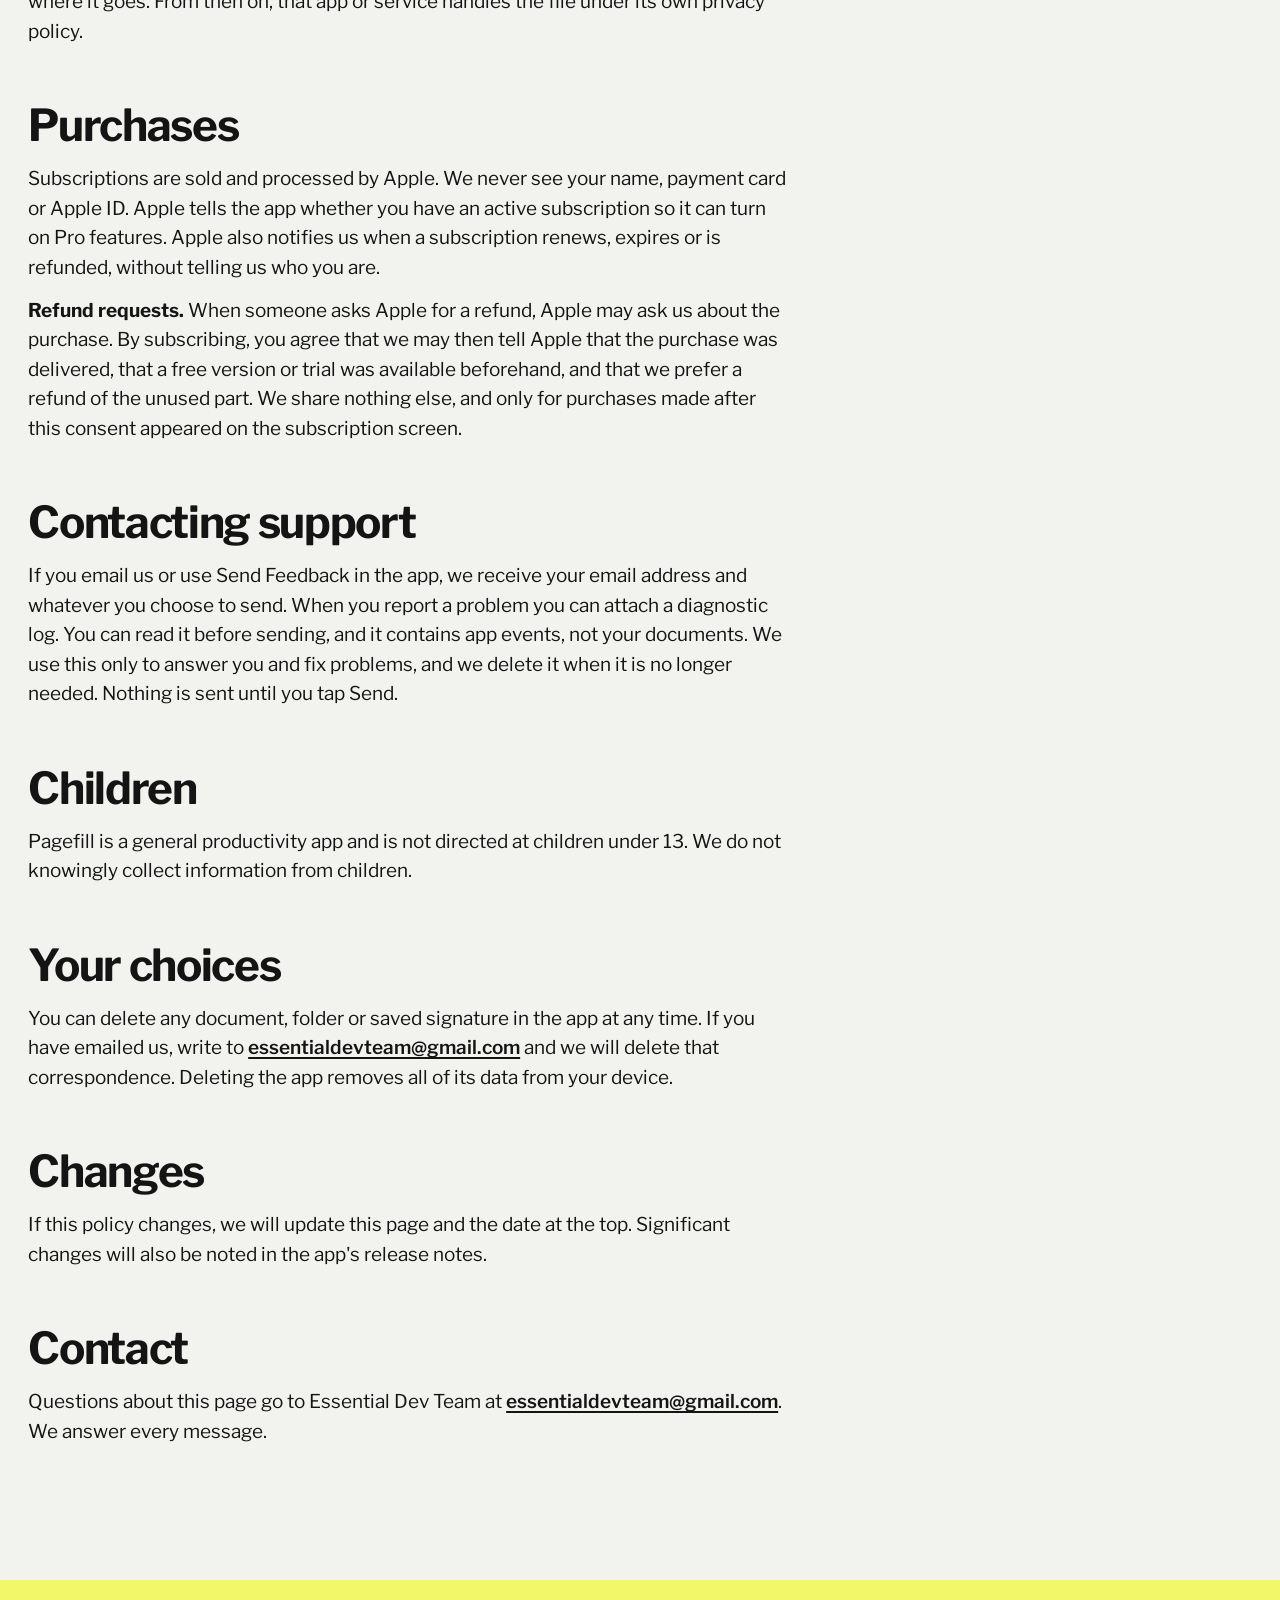
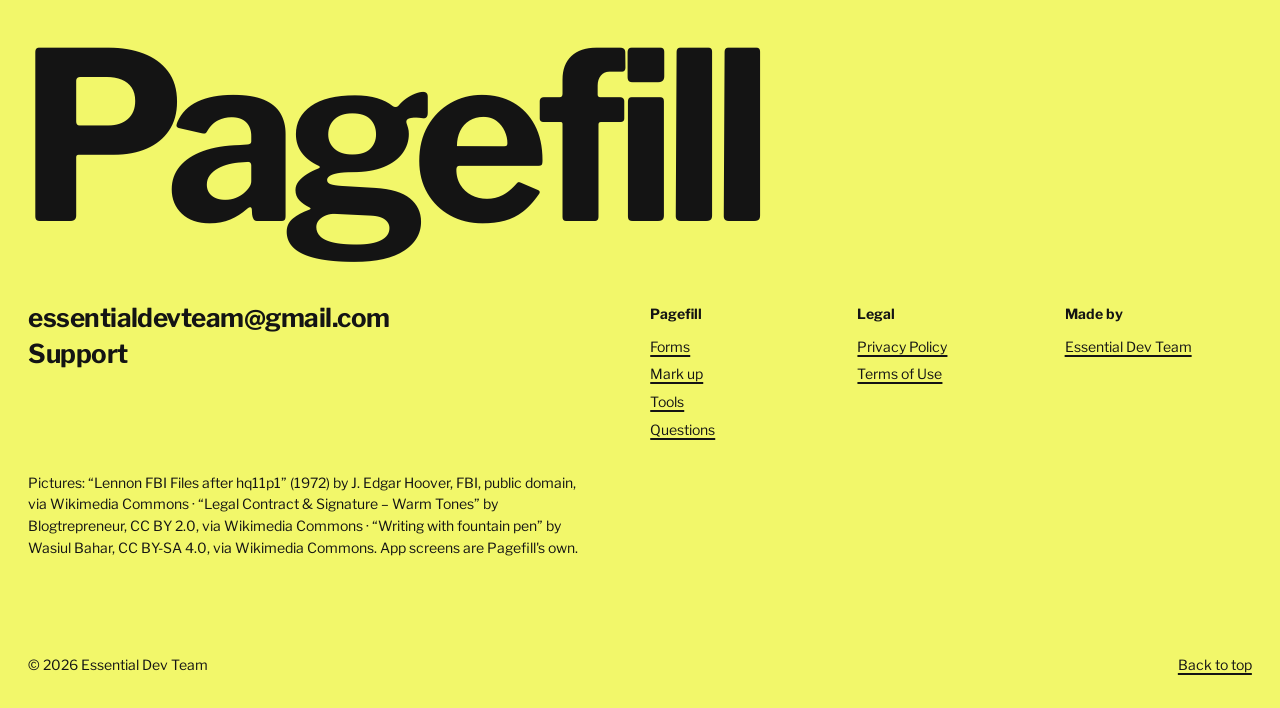
<file: privacy.html>
<!doctype html>
<html lang="en">
<head>
<meta charset="utf-8">
<meta name="format-detection" content="telephone=no">
<meta name="viewport" content="width=device-width, initial-scale=1, viewport-fit=cover">
<title>Privacy Policy · Pagefill</title>
<meta name="description" content="How Pagefill handles your information. Your documents stay on your device.">
<meta name="theme-color" content="#141414">
<meta property="og:title" content="Pagefill: Fill it. Sign it.">
<meta property="og:description" content="Fill in, sign, mark up and redact PDFs on iPhone. Nothing is uploaded, ever.">
<meta property="og:image" content="assets/editor.webp">
<meta property="og:type" content="website">
<link rel="icon" href="assets/favicon.png">
<link rel="apple-touch-icon" href="assets/apple-touch-icon.png">
<link rel="preconnect" href="https://fonts.googleapis.com">
<link rel="preconnect" href="https://fonts.gstatic.com" crossorigin>
<link href="https://fonts.googleapis.com/css2?family=Libre+Franklin:wght@400;600;700&family=Source+Serif+4:ital,wght@0,400;0,600;1,400&display=swap" rel="stylesheet">
<link rel="stylesheet" href="styles.css">
<script>document.documentElement.classList.add('js');setTimeout(function(){if(!window.pfReady)document.documentElement.classList.remove('js')},3000)</script>
</head>
<body class="doc-page">
<a class="skip" href="#main">Skip to content</a>

<header class="top">
  <div class="bar">
    <a class="word" href="./">Pagefill</a>
    <nav aria-label="Main">
      <a href="./#forms">Forms</a>
      <a href="./#markup">Mark up</a>
      <a href="./#tools">Tools</a>
      <a href="./#questions">Questions</a>
    </nav>
  </div>
  <a class="btn" href="./#get">Get Pagefill</a>
</header>

<main id="main">
<section class="doc-hero"><h1>Privacy Policy</h1><p>Last updated November 18, 2026</p></section>
<div class="doc-body">
<p class="key">Pagefill does not collect your personal data. Your documents, signatures and settings stay on your device.</p>
<p>This policy explains how Pagefill (“the app”), made by Essential Dev Team (“we”, “us”), handles information. It applies to the iPhone and iPad app and to this website.</p>

<h2>Your documents stay on your device</h2>
<p>Every PDF you import, create or edit is stored in the app's own storage on your iPhone or iPad. This includes your files and folders, saved signatures, notes, stamps, drafts and settings. We do not run a server for Pagefill, so none of this is uploaded to us.</p>
<p>If your device backs up to iCloud or your computer, those backups may include the app's data. That is handled by Apple under Apple's privacy policy, and we cannot read it.</p>

<h2>On-device processing</h2>
<p>Text recognition (OCR), automatic detection for redaction (for example phone numbers, ID numbers and faces), conversions and the AI summary all run on your device using Apple's built-in frameworks. The document content is not sent anywhere to do this.</p>

<h2>What we don't collect</h2>
<ul>
  <li>No account, name, email address or password</li>
  <li>No analytics, usage statistics or advertising identifiers</li>
  <li>No ads and no third-party tracking or advertising SDKs</li>
  <li>No location data. The metadata tools only read the files you choose, on your device</li>
</ul>

<h2>Sharing a document</h2>
<p>When you share, email, print or save a document to another app or service, you choose where it goes. From then on, that app or service handles the file under its own privacy policy.</p>

<h2>Purchases</h2>
<p>Subscriptions are sold and processed by Apple. We never see your name, payment card or Apple ID. Apple tells the app whether you have an active subscription so it can turn on Pro features. Apple also notifies us when a subscription renews, expires or is refunded, without telling us who you are.</p>
<p><strong>Refund requests.</strong> When someone asks Apple for a refund, Apple may ask us about the purchase. By subscribing, you agree that we may then tell Apple that the purchase was delivered, that a free version or trial was available beforehand, and that we prefer a refund of the unused part. We share nothing else, and only for purchases made after this consent appeared on the subscription screen.</p>

<h2>Contacting support</h2>
<p>If you email us or use Send Feedback in the app, we receive your email address and whatever you choose to send. When you report a problem you can attach a diagnostic log. You can read it before sending, and it contains app events, not your documents. We use this only to answer you and fix problems, and we delete it when it is no longer needed. Nothing is sent until you tap Send.</p>

<h2>Children</h2>
<p>Pagefill is a general productivity app and is not directed at children under 13. We do not knowingly collect information from children.</p>

<h2>Your choices</h2>
<p>You can delete any document, folder or saved signature in the app at any time. If you have emailed us, write to <a href="mailto:essentialdevteam@gmail.com">essentialdevteam@gmail.com</a> and we will delete that correspondence. Deleting the app removes all of its data from your device.</p>

<h2>Changes</h2>
<p>If this policy changes, we will update this page and the date at the top. Significant changes will also be noted in the app's release notes.</p>

<h2>Contact</h2>
<p>Questions about this page go to Essential Dev Team at <a href="mailto:essentialdevteam@gmail.com">essentialdevteam@gmail.com</a>. We answer every message.</p>
</div>
</main>

<footer class="foot">
  <p class="name" aria-hidden="true">Pagefill</p>
  <div class="row">
    <div class="places">
      <a href="mailto:essentialdevteam@gmail.com">essentialdevteam@gmail.com</a>
      <a href="support.html">Support</a>
    </div>
    <div class="cols">
      <div><p>Pagefill</p><a href="./#forms">Forms</a><a href="./#markup">Mark up</a><a href="./#tools">Tools</a><a href="./#questions">Questions</a></div>
      <div><p>Legal</p><a href="privacy.html">Privacy Policy</a><a href="terms.html">Terms of Use</a></div>
      <div><p>Made by</p><a href="https://apps.apple.com/us/developer/dumitru-bumbu/id1868107712">Essential Dev Team</a></div>
    </div>
  </div>
  <p class="credits">Pictures: “Lennon FBI Files after hq11p1” (1972) by J. Edgar Hoover, FBI, public domain, via Wikimedia Commons · “Legal Contract &amp; Signature – Warm Tones” by Blogtrepreneur, CC BY 2.0, via Wikimedia Commons · “Writing with fountain pen” by Wasiul Bahar, CC BY-SA 4.0, via Wikimedia Commons. App screens are Pagefill's own.</p>
  <div class="legal"><span>© <span id="year">2026</span> Essential Dev Team</span><a href="#main">Back to top</a></div>
</footer>
<script src="script.js" defer></script>
</body>
</html>
</file>
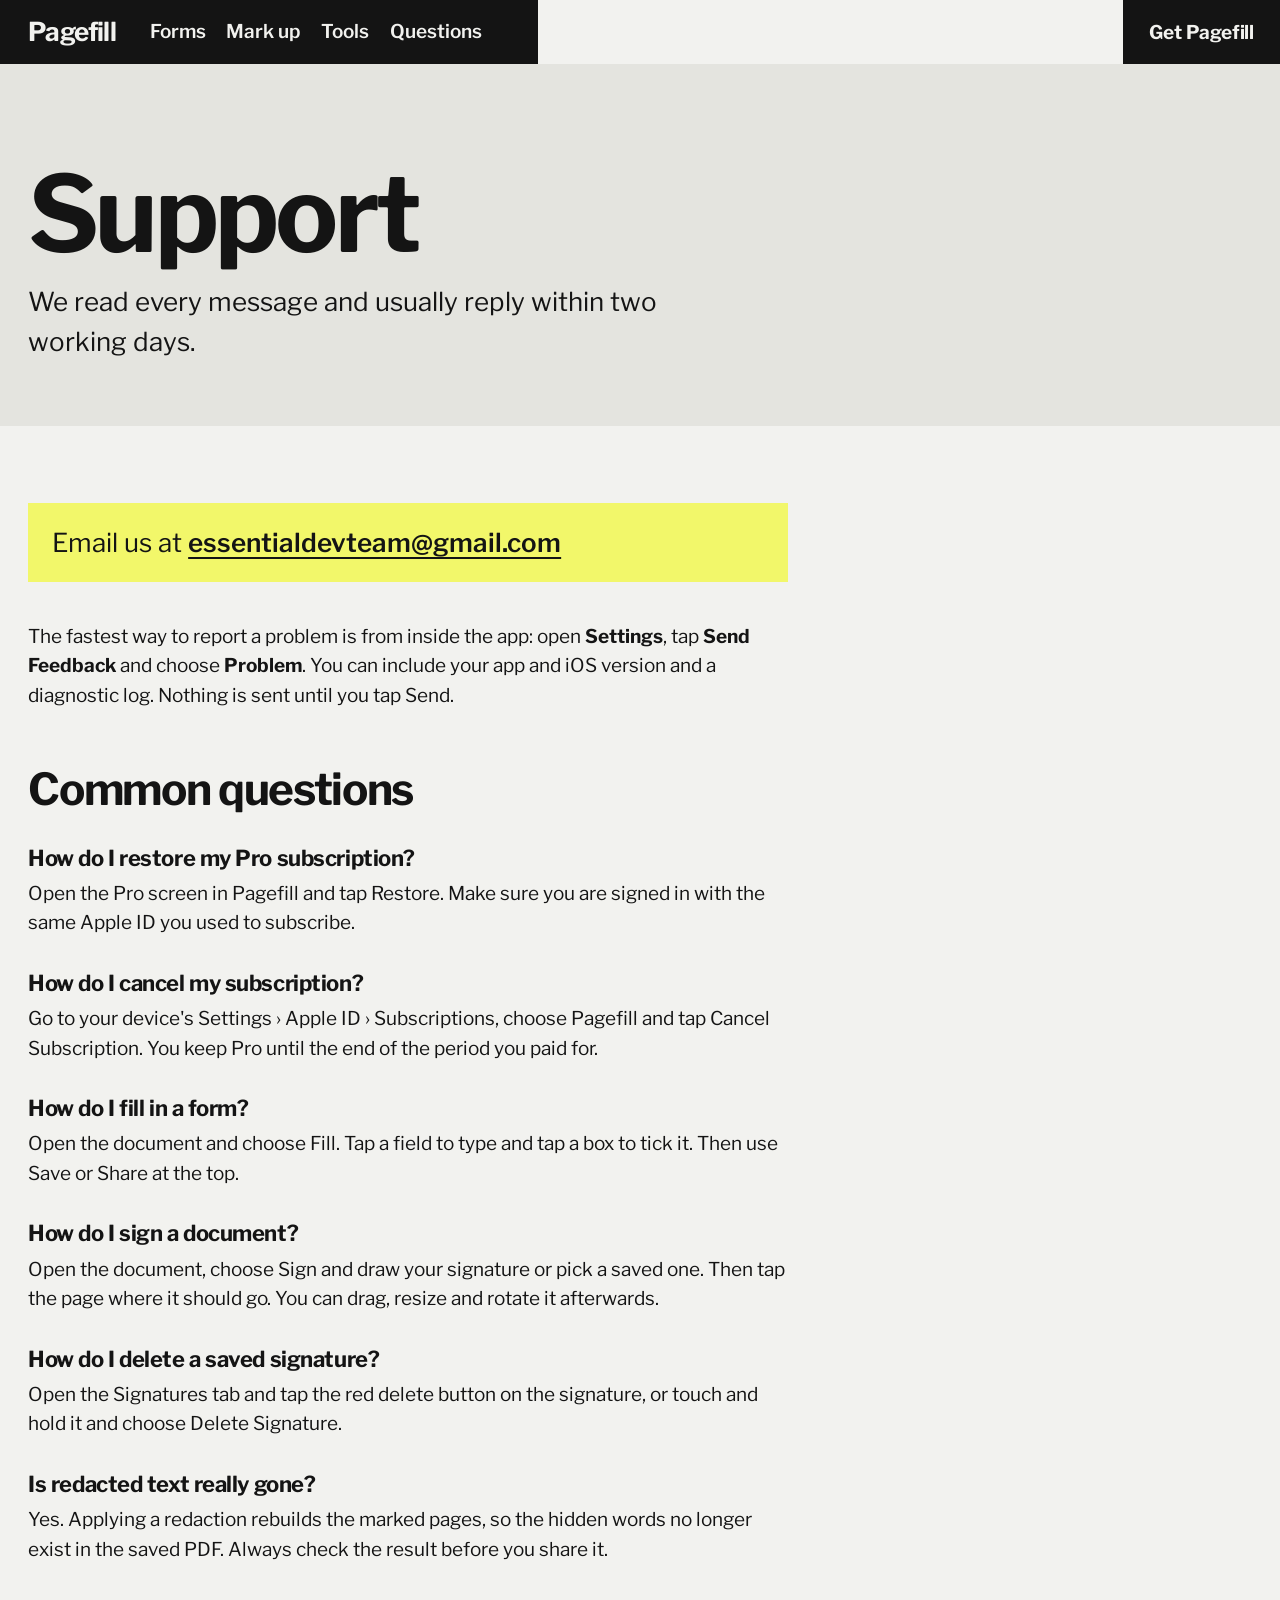
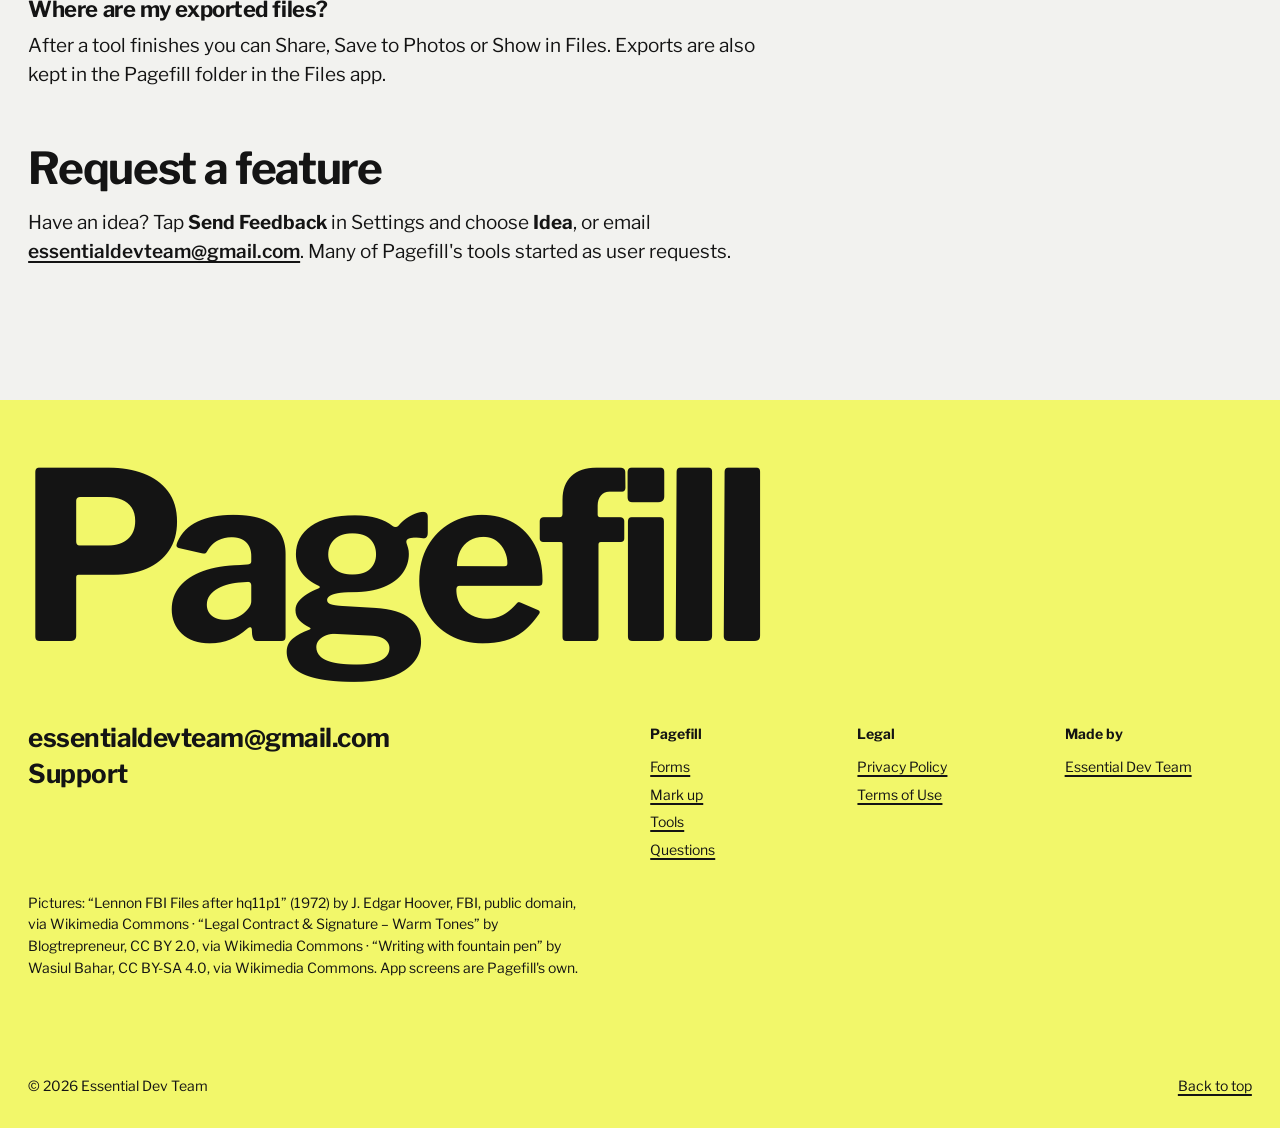
<file: support.html>
<!doctype html>
<html lang="en">
<head>
<meta charset="utf-8">
<meta name="format-detection" content="telephone=no">
<meta name="viewport" content="width=device-width, initial-scale=1, viewport-fit=cover">
<title>Support · Pagefill</title>
<meta name="description" content="Get help with Pagefill: contact, subscriptions, filling, signing and redaction.">
<meta name="theme-color" content="#141414">
<meta property="og:title" content="Pagefill: Fill it. Sign it.">
<meta property="og:description" content="Fill in, sign, mark up and redact PDFs on iPhone. Nothing is uploaded, ever.">
<meta property="og:image" content="assets/editor.webp">
<meta property="og:type" content="website">
<link rel="icon" href="assets/favicon.png">
<link rel="apple-touch-icon" href="assets/apple-touch-icon.png">
<link rel="preconnect" href="https://fonts.googleapis.com">
<link rel="preconnect" href="https://fonts.gstatic.com" crossorigin>
<link href="https://fonts.googleapis.com/css2?family=Libre+Franklin:wght@400;600;700&family=Source+Serif+4:ital,wght@0,400;0,600;1,400&display=swap" rel="stylesheet">
<link rel="stylesheet" href="styles.css">
<script>document.documentElement.classList.add('js');setTimeout(function(){if(!window.pfReady)document.documentElement.classList.remove('js')},3000)</script>
</head>
<body class="doc-page">
<a class="skip" href="#main">Skip to content</a>

<header class="top">
  <div class="bar">
    <a class="word" href="./">Pagefill</a>
    <nav aria-label="Main">
      <a href="./#forms">Forms</a>
      <a href="./#markup">Mark up</a>
      <a href="./#tools">Tools</a>
      <a href="./#questions">Questions</a>
    </nav>
  </div>
  <a class="btn" href="./#get">Get Pagefill</a>
</header>

<main id="main">
<section class="doc-hero"><h1>Support</h1><p>We read every message and usually reply within two working days.</p></section>
<div class="doc-body">
<p class="key">Email us at <a href="mailto:essentialdevteam@gmail.com">essentialdevteam@gmail.com</a></p>
<p>The fastest way to report a problem is from inside the app: open <strong>Settings</strong>, tap <strong>Send Feedback</strong> and choose <strong>Problem</strong>. You can include your app and iOS version and a diagnostic log. Nothing is sent until you tap Send.</p>

<h2>Common questions</h2>
<div class="qa-list">
  <h3>How do I restore my Pro subscription?</h3><p>Open the Pro screen in Pagefill and tap Restore. Make sure you are signed in with the same Apple ID you used to subscribe.</p>
  <h3>How do I cancel my subscription?</h3><p>Go to your device's Settings › Apple ID › Subscriptions, choose Pagefill and tap Cancel Subscription. You keep Pro until the end of the period you paid for.</p>
  <h3>How do I fill in a form?</h3><p>Open the document and choose Fill. Tap a field to type and tap a box to tick it. Then use Save or Share at the top.</p>
  <h3>How do I sign a document?</h3><p>Open the document, choose Sign and draw your signature or pick a saved one. Then tap the page where it should go. You can drag, resize and rotate it afterwards.</p>
  <h3>How do I delete a saved signature?</h3><p>Open the Signatures tab and tap the red delete button on the signature, or touch and hold it and choose Delete Signature.</p>
  <h3>Is redacted text really gone?</h3><p>Yes. Applying a redaction rebuilds the marked pages, so the hidden words no longer exist in the saved PDF. Always check the result before you share it.</p>
  <h3>Where are my exported files?</h3><p>After a tool finishes you can Share, Save to Photos or Show in Files. Exports are also kept in the Pagefill folder in the Files app.</p>
</div>

<h2>Request a feature</h2>
<p>Have an idea? Tap <strong>Send Feedback</strong> in Settings and choose <strong>Idea</strong>, or email <a href="mailto:essentialdevteam@gmail.com">essentialdevteam@gmail.com</a>. Many of Pagefill's tools started as user requests.</p>
</div>
</main>

<footer class="foot">
  <p class="name" aria-hidden="true">Pagefill</p>
  <div class="row">
    <div class="places">
      <a href="mailto:essentialdevteam@gmail.com">essentialdevteam@gmail.com</a>
      <a href="support.html">Support</a>
    </div>
    <div class="cols">
      <div><p>Pagefill</p><a href="./#forms">Forms</a><a href="./#markup">Mark up</a><a href="./#tools">Tools</a><a href="./#questions">Questions</a></div>
      <div><p>Legal</p><a href="privacy.html">Privacy Policy</a><a href="terms.html">Terms of Use</a></div>
      <div><p>Made by</p><a href="https://apps.apple.com/us/developer/dumitru-bumbu/id1868107712">Essential Dev Team</a></div>
    </div>
  </div>
  <p class="credits">Pictures: “Lennon FBI Files after hq11p1” (1972) by J. Edgar Hoover, FBI, public domain, via Wikimedia Commons · “Legal Contract &amp; Signature – Warm Tones” by Blogtrepreneur, CC BY 2.0, via Wikimedia Commons · “Writing with fountain pen” by Wasiul Bahar, CC BY-SA 4.0, via Wikimedia Commons. App screens are Pagefill's own.</p>
  <div class="legal"><span>© <span id="year">2026</span> Essential Dev Team</span><a href="#main">Back to top</a></div>
</footer>
<script src="script.js" defer></script>
</body>
</html>
</file>
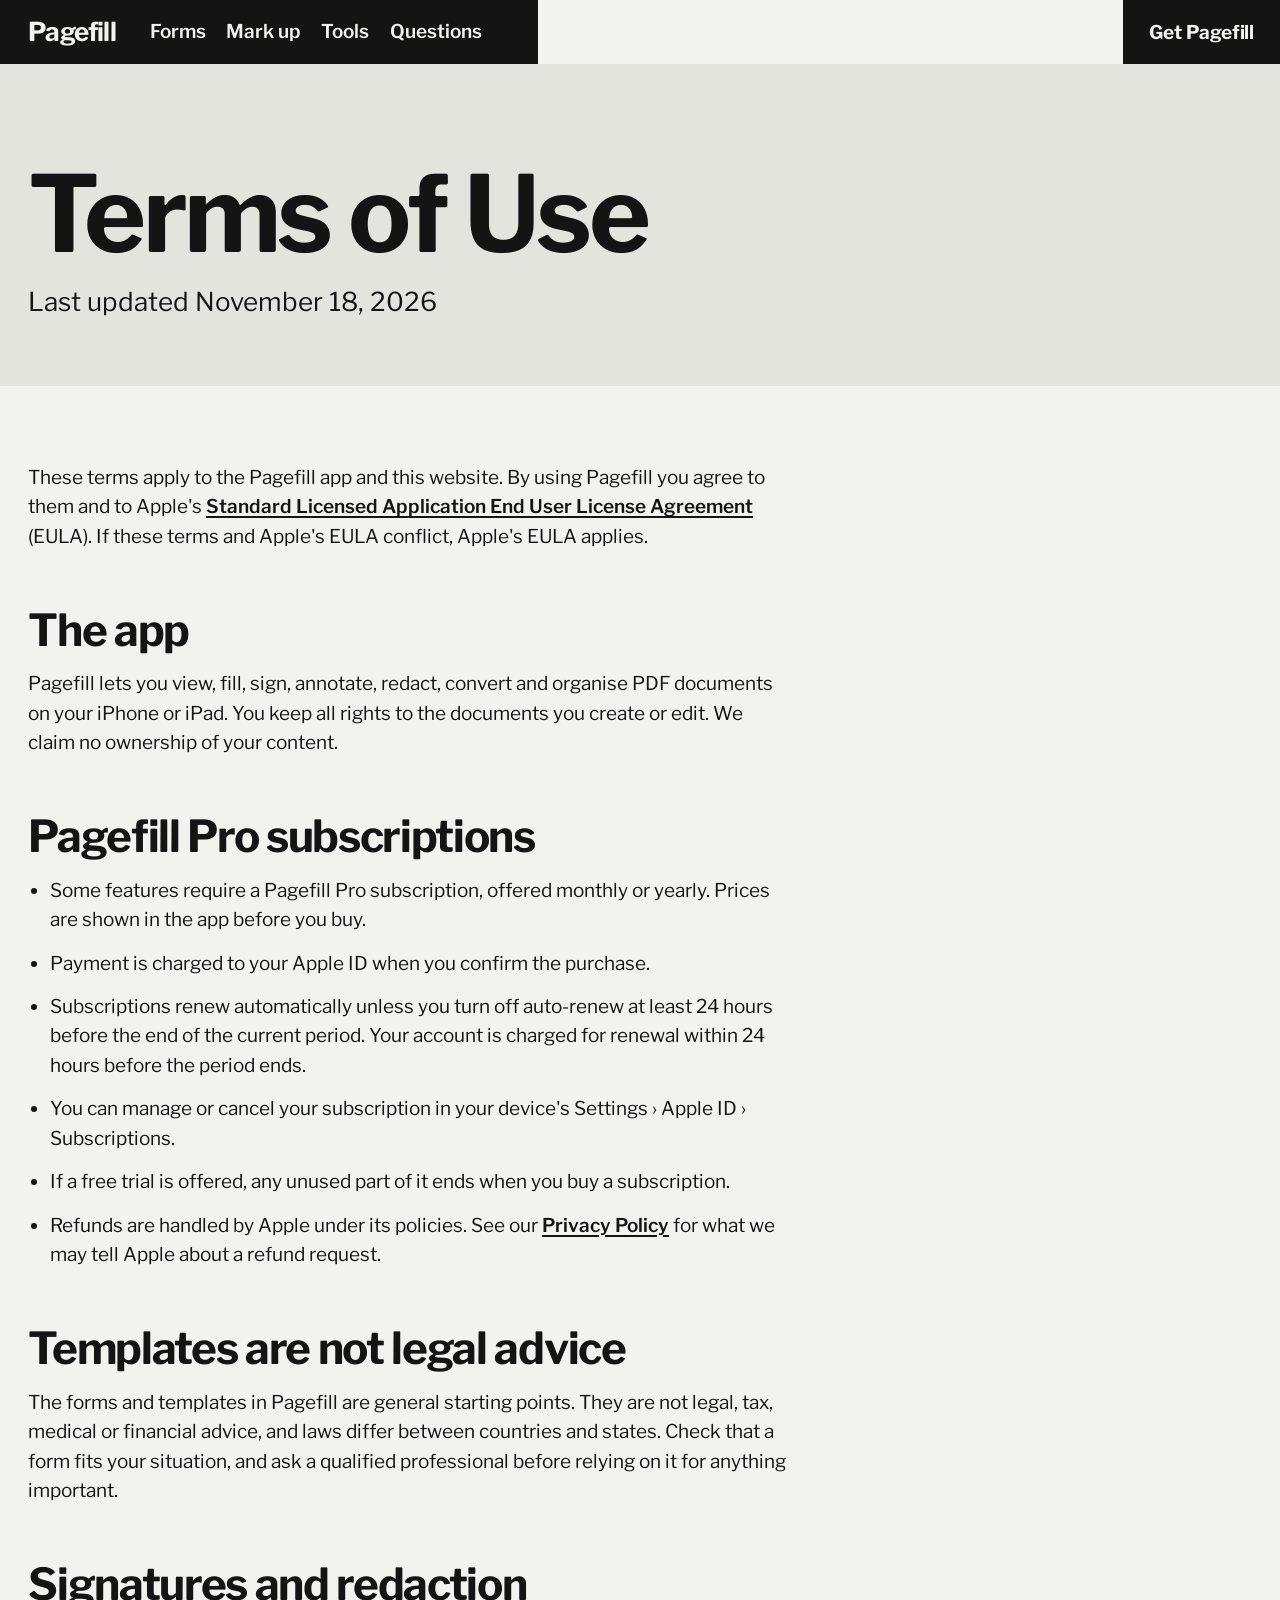
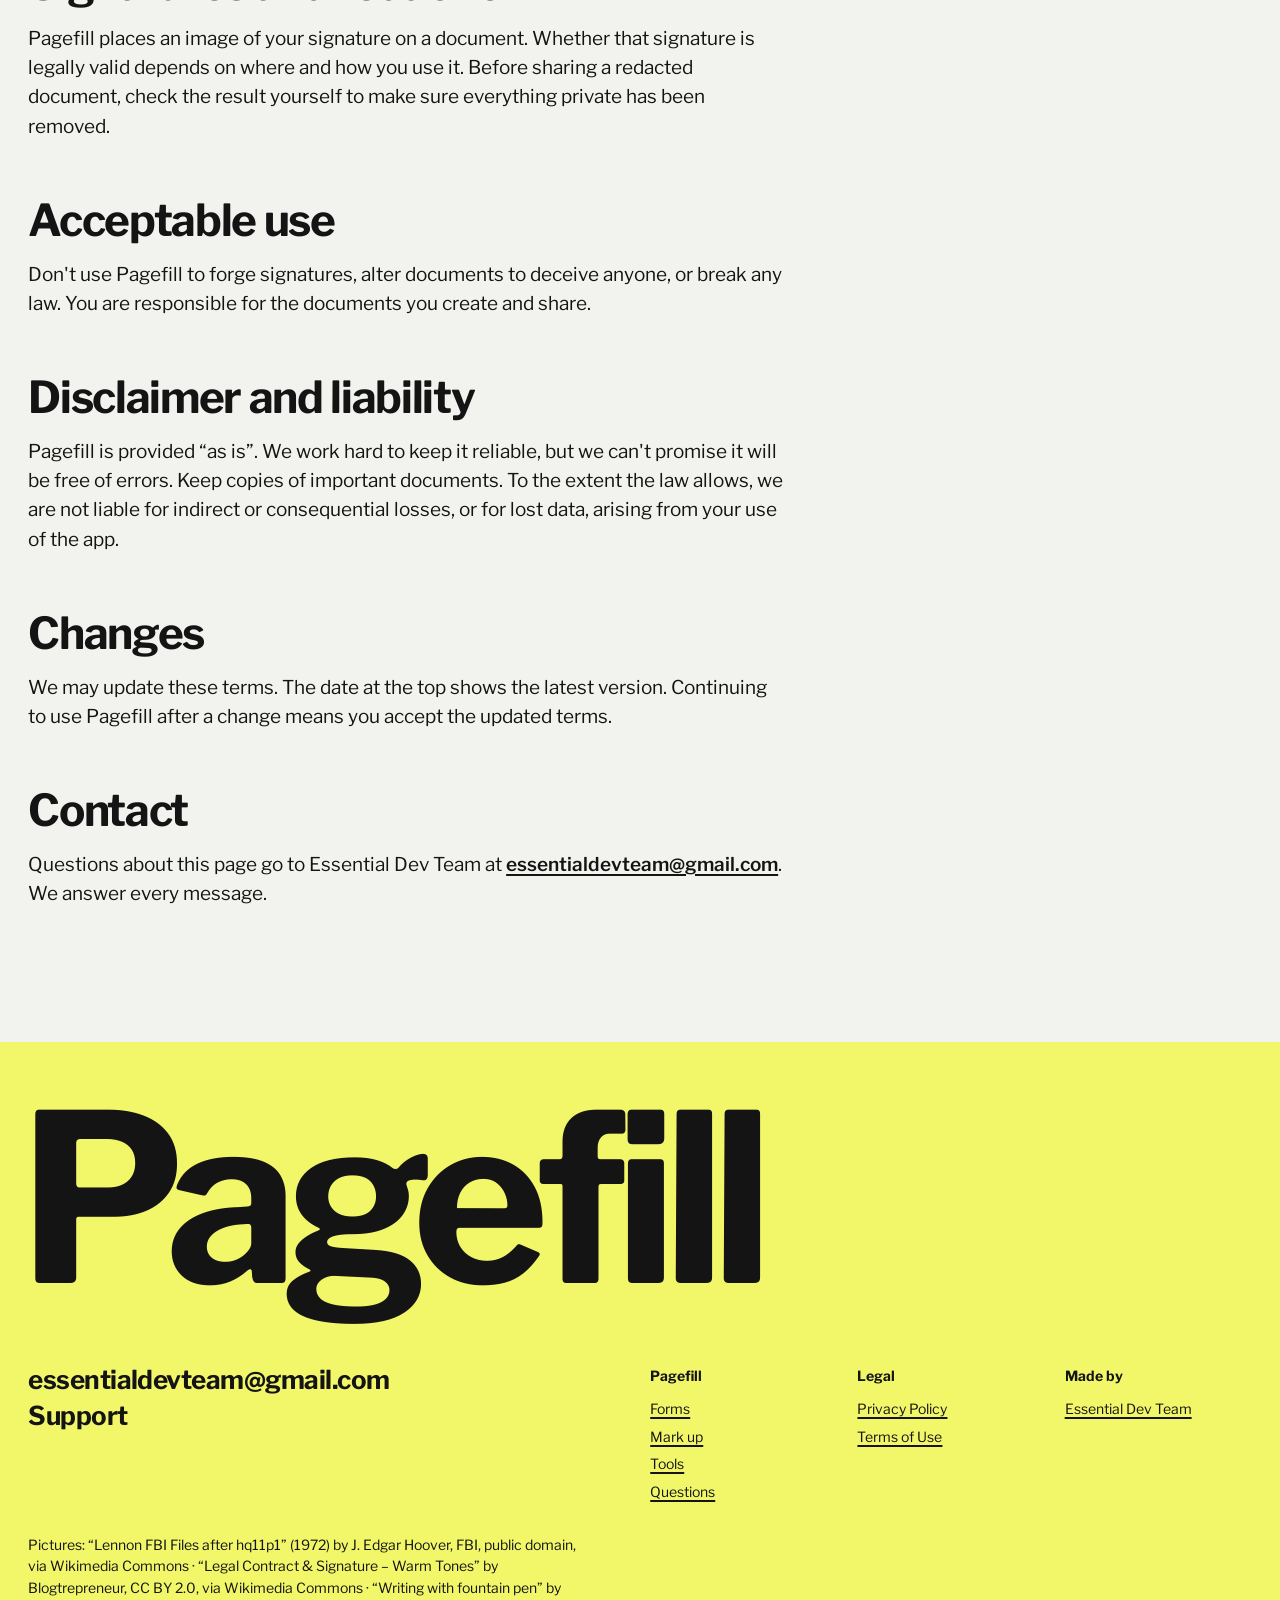
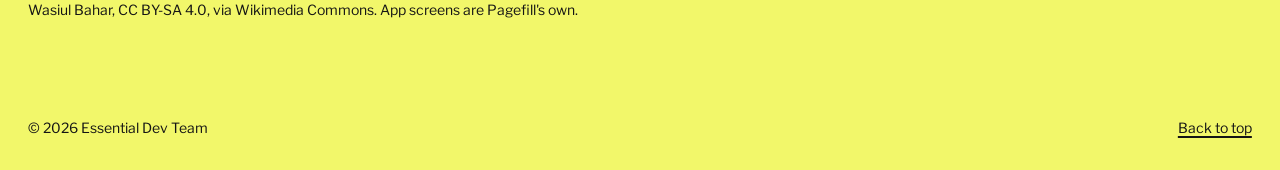
<file: terms.html>
<!doctype html>
<html lang="en">
<head>
<meta charset="utf-8">
<meta name="format-detection" content="telephone=no">
<meta name="viewport" content="width=device-width, initial-scale=1, viewport-fit=cover">
<title>Terms of Use · Pagefill</title>
<meta name="description" content="Terms of use and subscription terms for Pagefill.">
<meta name="theme-color" content="#141414">
<meta property="og:title" content="Pagefill: Fill it. Sign it.">
<meta property="og:description" content="Fill in, sign, mark up and redact PDFs on iPhone. Nothing is uploaded, ever.">
<meta property="og:image" content="assets/editor.webp">
<meta property="og:type" content="website">
<link rel="icon" href="assets/favicon.png">
<link rel="apple-touch-icon" href="assets/apple-touch-icon.png">
<link rel="preconnect" href="https://fonts.googleapis.com">
<link rel="preconnect" href="https://fonts.gstatic.com" crossorigin>
<link href="https://fonts.googleapis.com/css2?family=Libre+Franklin:wght@400;600;700&family=Source+Serif+4:ital,wght@0,400;0,600;1,400&display=swap" rel="stylesheet">
<link rel="stylesheet" href="styles.css">
<script>document.documentElement.classList.add('js');setTimeout(function(){if(!window.pfReady)document.documentElement.classList.remove('js')},3000)</script>
</head>
<body class="doc-page">
<a class="skip" href="#main">Skip to content</a>

<header class="top">
  <div class="bar">
    <a class="word" href="./">Pagefill</a>
    <nav aria-label="Main">
      <a href="./#forms">Forms</a>
      <a href="./#markup">Mark up</a>
      <a href="./#tools">Tools</a>
      <a href="./#questions">Questions</a>
    </nav>
  </div>
  <a class="btn" href="./#get">Get Pagefill</a>
</header>

<main id="main">
<section class="doc-hero"><h1>Terms of Use</h1><p>Last updated November 18, 2026</p></section>
<div class="doc-body">
<p>These terms apply to the Pagefill app and this website. By using Pagefill you agree to them and to Apple's <a href="https://www.apple.com/legal/internet-services/itunes/dev/stdeula/">Standard Licensed Application End User License Agreement</a> (EULA). If these terms and Apple's EULA conflict, Apple's EULA applies.</p>

<h2>The app</h2>
<p>Pagefill lets you view, fill, sign, annotate, redact, convert and organise PDF documents on your iPhone or iPad. You keep all rights to the documents you create or edit. We claim no ownership of your content.</p>

<h2>Pagefill Pro subscriptions</h2>
<ul>
  <li>Some features require a Pagefill Pro subscription, offered monthly or yearly. Prices are shown in the app before you buy.</li>
  <li>Payment is charged to your Apple ID when you confirm the purchase.</li>
  <li>Subscriptions renew automatically unless you turn off auto-renew at least 24 hours before the end of the current period. Your account is charged for renewal within 24 hours before the period ends.</li>
  <li>You can manage or cancel your subscription in your device's Settings › Apple ID › Subscriptions.</li>
  <li>If a free trial is offered, any unused part of it ends when you buy a subscription.</li>
  <li>Refunds are handled by Apple under its policies. See our <a href="privacy.html">Privacy Policy</a> for what we may tell Apple about a refund request.</li>
</ul>

<h2>Templates are not legal advice</h2>
<p>The forms and templates in Pagefill are general starting points. They are not legal, tax, medical or financial advice, and laws differ between countries and states. Check that a form fits your situation, and ask a qualified professional before relying on it for anything important.</p>

<h2>Signatures and redaction</h2>
<p>Pagefill places an image of your signature on a document. Whether that signature is legally valid depends on where and how you use it. Before sharing a redacted document, check the result yourself to make sure everything private has been removed.</p>

<h2>Acceptable use</h2>
<p>Don't use Pagefill to forge signatures, alter documents to deceive anyone, or break any law. You are responsible for the documents you create and share.</p>

<h2>Disclaimer and liability</h2>
<p>Pagefill is provided “as is”. We work hard to keep it reliable, but we can't promise it will be free of errors. Keep copies of important documents. To the extent the law allows, we are not liable for indirect or consequential losses, or for lost data, arising from your use of the app.</p>

<h2>Changes</h2>
<p>We may update these terms. The date at the top shows the latest version. Continuing to use Pagefill after a change means you accept the updated terms.</p>

<h2>Contact</h2>
<p>Questions about this page go to Essential Dev Team at <a href="mailto:essentialdevteam@gmail.com">essentialdevteam@gmail.com</a>. We answer every message.</p>
</div>
</main>

<footer class="foot">
  <p class="name" aria-hidden="true">Pagefill</p>
  <div class="row">
    <div class="places">
      <a href="mailto:essentialdevteam@gmail.com">essentialdevteam@gmail.com</a>
      <a href="support.html">Support</a>
    </div>
    <div class="cols">
      <div><p>Pagefill</p><a href="./#forms">Forms</a><a href="./#markup">Mark up</a><a href="./#tools">Tools</a><a href="./#questions">Questions</a></div>
      <div><p>Legal</p><a href="privacy.html">Privacy Policy</a><a href="terms.html">Terms of Use</a></div>
      <div><p>Made by</p><a href="https://apps.apple.com/us/developer/dumitru-bumbu/id1868107712">Essential Dev Team</a></div>
    </div>
  </div>
  <p class="credits">Pictures: “Lennon FBI Files after hq11p1” (1972) by J. Edgar Hoover, FBI, public domain, via Wikimedia Commons · “Legal Contract &amp; Signature – Warm Tones” by Blogtrepreneur, CC BY 2.0, via Wikimedia Commons · “Writing with fountain pen” by Wasiul Bahar, CC BY-SA 4.0, via Wikimedia Commons. App screens are Pagefill's own.</p>
  <div class="legal"><span>© <span id="year">2026</span> Essential Dev Team</span><a href="#main">Back to top</a></div>
</footer>
<script src="script.js" defer></script>
</body>
</html>
</file>
<file: styles.css>
/* Pagefill — colour chapters. Every chapter takes one of the app's own pen colours,
   and the black of its censor bar. One face (Libre Franklin); the documents shown
   are real interface fragments (data-ui) and keep their own serif and lines. */

:root {
  --paper: #f2f2ef;
  --surface: #e4e4df;
  --ink: #141414;
  --muted: #4a4741;
  --accent: #141414;
  --accent-ink: #f2f2ef;

  --pink: #ee87e6;   --pink-2: #e06fd7;
  --mint: #64e8d0;   --mint-2: #4cd8bf;
  --yellow: #f2f76a; --yellow-2: #e6eb52; --yellow-3: #fafcb6;
  --coral: #ff8a72;  --coral-2: #e8664c;
  --lime: #c5dc66;

  --m: clamp(16px, 2.2vw, 32px);
  --gap: clamp(12px, 1.6vw, 24px);

  --step-small: 0.875rem;
  --step-body: clamp(1.0625rem, 1rem + 0.25vw, 1.1875rem);
  --step-lead: clamp(1.25rem, 1.1rem + 0.7vw, 1.625rem);
  --step-head: clamp(1.75rem, 1.2rem + 2.2vw, 2.75rem);
  --step-display: clamp(3.5rem, 1.2rem + 8.4vw, 9.5rem);

  --face: "Libre Franklin", -apple-system, BlinkMacSystemFont, "Helvetica Neue", Arial, sans-serif;
  --doc: "Source Serif 4", Georgia, "Times New Roman", serif;

  --ease-out: cubic-bezier(.16, 1, .3, 1);
  color-scheme: light;
}

* { box-sizing: border-box; }
html { -webkit-text-size-adjust: 100%; scroll-behavior: smooth; }
body {
  margin: 0; background: var(--paper); color: var(--ink);
  font: 400 var(--step-body)/1.55 var(--face);
  -webkit-font-smoothing: antialiased; overflow-x: hidden;
}
img, video, canvas { display: block; max-width: 100%; }
a { color: inherit; text-underline-offset: .18em; text-decoration-thickness: 2px; }
h1, h2, h3 { margin: 0; font-weight: 700; letter-spacing: -0.035em; line-height: .92; }
p { margin: 0; }
button { font: inherit; color: inherit; }
::selection { background: var(--yellow); color: var(--ink); }
:focus-visible { outline: 3px solid var(--ink); outline-offset: 3px; }
.on-dark :focus-visible { outline-color: var(--paper); }
.skip { position: absolute; left: -999px; top: 8px; background: var(--ink); color: var(--paper); padding: 10px 14px; z-index: 99; }
.skip:focus { left: 8px; }
.vh { position: absolute; width: 1px; height: 1px; overflow: hidden; clip: rect(0 0 0 0); white-space: nowrap; }

.grid { display: grid; grid-template-columns: repeat(12, minmax(0, 1fr)); column-gap: var(--gap); padding-inline: var(--m); }

/* One button shape for the whole page: square, filled. */
.btn {
  display: inline-flex; align-items: center; justify-content: center; gap: .5em;
  min-height: 52px; padding: 0 26px; border: 0; border-radius: 0;
  background: var(--accent); color: var(--accent-ink);
  font: 700 var(--step-body)/1 var(--face); letter-spacing: -0.01em; text-decoration: none; cursor: pointer;
  transition: transform .18s var(--ease-out), background-color .18s;
}
.btn:hover { background: #2e2e2e; }
.btn:active { transform: scale(.97); }
.on-dark .btn { background: var(--paper); color: var(--ink); }
.on-dark .btn:hover { background: #fff; }
.link { font-weight: 700; text-decoration: underline; text-decoration-thickness: 2px; }
.link:hover { text-decoration-thickness: 4px; }

/* ---------- Header: a censor bar with the name on it ---------- */
.top { display: flex; align-items: stretch; justify-content: space-between; height: 64px; background: var(--paper); }
.bar { display: flex; align-items: center; gap: clamp(16px, 2vw, 32px); width: 42%; min-width: max-content; padding: 0 var(--m); background: var(--ink); color: var(--paper); }
.word { font-weight: 700; font-size: var(--step-lead); letter-spacing: -0.03em; text-decoration: none; padding-right: 8px; }
.bar nav { display: flex; gap: clamp(14px, 1.6vw, 26px); }
.bar nav a { font-weight: 600; font-size: var(--step-body); text-decoration: none; }
.bar nav a:hover { text-decoration: underline; }
.top .btn { min-height: 64px; }
@media (max-width: 820px) { .bar nav { display: none; } .bar { width: auto; } .top { background: var(--ink); } }

/* ---------- Hero: mosaic masthead, title on axis ---------- */
.mosaic {
  display: grid; height: 52svh; min-height: 340px;
  grid-template-columns: repeat(6, 1fr); grid-template-rows: 1fr 1fr;
  grid-template-areas: "vid vid pink con yel s1" "s2 mint pink blk cor s1";
}
.mosaic > * { min-width: 0; min-height: 0; overflow: hidden; }
.mosaic img, .mosaic video { width: 100%; height: 100%; object-fit: cover; filter: grayscale(1) contrast(1.05); }
.m-vid { grid-area: vid; } .m-con { grid-area: con; } .m-s1 { grid-area: s1; } .m-s2 { grid-area: s2; }
.m-pink { grid-area: pink; background: var(--pink); } .m-yel { grid-area: yel; background: var(--yellow); }
.m-mint { grid-area: mint; background: var(--mint); } .m-blk { grid-area: blk; background: var(--ink); } .m-cor { grid-area: cor; background: var(--coral); }
.m-con img { animation: breathe 18s ease-in-out infinite alternate; }
@keyframes breathe { to { transform: scale(1.12); } }
.m-s1 img { object-position: 50% 32%; } .m-s2 img { object-position: 50% 38%; }

.hero-text { padding-block: clamp(48px, 7vw, 110px) clamp(64px, 8vw, 120px); align-items: end; }
.stand { grid-column: 1 / span 4; align-self: start; font-size: var(--step-lead); line-height: 1.35; max-width: 30ch; }
.stand + .acts { grid-column: 1 / span 4; }
.hero-title { grid-column: 6 / -1; grid-row: 1 / span 2; font-size: var(--step-display); text-transform: uppercase; letter-spacing: -0.05em; line-height: .88; }
.hero-title .ln { display: block; overflow: hidden; padding-bottom: .04em; }
.hero-title .ln > span { display: block; }
.acts { display: flex; flex-wrap: wrap; align-items: center; gap: 14px 24px; margin-top: 32px; }

@media (max-width: 820px) {
  .mosaic { height: 38svh; min-height: 250px; grid-template-columns: repeat(3, 1fr);
    grid-template-areas: "vid vid yel" "mint s1 pink"; }
  .m-con, .m-s2, .m-blk, .m-cor { display: none; }
  .hero-text { padding-block: 36px 64px; }
  .hero-title { grid-column: 1 / -1; grid-row: auto; font-size: 15vw; }
  .stand, .stand + .acts { grid-column: 1 / -1; }
  .stand { margin-top: 22px; font-size: 1.1875rem; }
  .acts .btn { flex: 1 1 100%; }
}

/* ---------- Chapters ---------- */
.ch { min-height: 90svh; position: relative; }
.ch h2 { font-size: var(--step-display); }
.on-dark { color: var(--paper); }

/* Forms: output index, live sheet (pink) */
.forms { background: var(--pink); padding-block: clamp(64px, 8vw, 120px) 0; }
.forms .index { grid-column: 1 / span 5; padding-bottom: 64px; }
.forms h2 { font-size: var(--step-head); margin-bottom: 28px; }
.pick { list-style: none; margin: 0; padding: 0; }
.pick button {
  display: block; width: 100%; text-align: left; background: none; border: 0; padding: 4px 0; cursor: pointer;
  font-size: var(--step-head); font-weight: 700; letter-spacing: -0.035em; line-height: 1.12;
  color: rgba(20, 20, 20, .42); transition: color .2s, transform .25s var(--ease-out);
}
.pick button:hover { color: rgba(20, 20, 20, .75); transform: translateX(6px); }
.pick button[aria-pressed="true"] { color: var(--ink); }
.forms .note { margin-top: 32px; max-width: 40ch; }
.stage { grid-column: 7 / -1; background: var(--pink-2); min-height: 88svh; position: relative; align-self: end; padding: 72px clamp(20px, 4vw, 64px) 56px; }
.stage .sheet { position: relative; }
@media (max-width: 900px) {
  .forms .index, .stage { grid-column: 1 / -1; }
  .forms .index { padding-bottom: 28px; }
  .pick { display: flex; gap: 22px; overflow-x: auto; scroll-snap-type: x mandatory; padding-bottom: 6px; scrollbar-width: none; }
  .pick li { flex: none; scroll-snap-align: start; }
  .pick button { font-size: var(--step-lead); white-space: nowrap; }
  .stage { min-height: 0; margin-inline: calc(var(--m) * -1); padding: 20px 16px 40px; }
  .stage .sheet { width: 100%; max-width: none; padding: 28px 22px 36px; }
}

/* Mark up: fixed output, live controls (mint + paper) */
.markup { display: grid; grid-template-columns: repeat(12, minmax(0, 1fr)); column-gap: var(--gap); background: var(--paper); }
.markup .fixed { grid-column: 1 / span 6; position: sticky; top: 0; height: 100svh; background: var(--mint); display: grid; place-items: center; overflow: hidden; }
.markup .read { grid-column: 8 / span 4; padding: 72px var(--m) 30vh 0; }
.markup .read h2 { font-size: var(--step-head); margin-bottom: 18vh; }
.cap { min-height: 50vh; max-width: 44ch; }
.cap h3 { font-size: var(--step-lead); letter-spacing: -0.02em; line-height: 1.15; margin-bottom: 12px; }
.cap p { margin-bottom: 20px; }
@media (max-width: 1000px) { .markup .read { grid-column: 7 / -1; padding-left: 8px; } .markup .fixed .sheet { transform: scale(.86); } }
@media (max-width: 700px) {
  .markup { display: block; }
  .markup .fixed { height: 46svh; z-index: 2; }
  .markup .fixed .sheet { transform: scale(.78); transform-origin: 50% 38%; }
  .markup .read { padding: 48px var(--m) 20vh; }
  .markup .read h2 { margin-bottom: 40px; }
  .cap { min-height: auto; margin-bottom: 56px; }
}

/* Controls (real interface size) */
.seg { display: inline-flex; flex-wrap: wrap; background: var(--surface); padding: 4px; gap: 4px; }
.seg button { min-height: 44px; min-width: 44px; padding: 0 16px; border: 0; background: transparent; cursor: pointer; font-weight: 600; font-size: var(--step-body); transition: background-color .15s, transform .15s var(--ease-out); }
.seg button:active { transform: scale(.94); }
.seg button[aria-pressed="true"] { background: var(--ink); color: var(--paper); }
.swatch { width: 44px; padding: 0 !important; display: grid; place-items: center; }
.swatch i { width: 26px; height: 26px; border-radius: 50%; background: var(--c); transition: transform .2s var(--ease-out); }
.swatch[aria-pressed="true"] { background: var(--paper) !important; }
.swatch[aria-pressed="true"] i { transform: scale(1.18); outline: 3px solid var(--ink); outline-offset: 2px; }
.toggle { display: inline-flex; align-items: center; gap: 14px; min-height: 44px; cursor: pointer; font-weight: 600; }
.toggle input { appearance: none; width: 56px; height: 32px; border-radius: 16px; background: var(--surface); position: relative; margin: 0; cursor: pointer; transition: background-color .2s; }
.toggle input::after { content: ""; position: absolute; top: 3px; left: 3px; width: 26px; height: 26px; border-radius: 50%; background: var(--paper); transition: transform .25s var(--ease-out); }
.toggle input:checked { background: var(--ink); }
.toggle input:checked::after { transform: translateX(24px); }
.range { display: flex; align-items: center; gap: 14px; margin-top: 14px; font-weight: 600; }
.range input { width: 220px; accent-color: var(--ink); }

/* Redaction: one photograph with its caption (black) */
.gone { background: var(--ink); color: var(--paper); padding-block: clamp(72px, 9vw, 140px); }
.gone h2 { grid-column: 1 / -1; margin-bottom: clamp(40px, 5vw, 72px); }
.gone figure { grid-column: 1 / span 5; margin: 0; }
.gone figure img { width: 100%; height: auto; }
.gone figcaption { margin-top: 14px; font-size: var(--step-small); color: #bdb9b0; }
.gone .body { grid-column: 7 / span 5; display: grid; gap: 22px; align-content: start; font-size: var(--step-lead); line-height: 1.4; }
.gone .shot { width: min(300px, 70%); margin-top: 18px; }
.gone .shot img { width: 100%; height: auto; }
@media (max-width: 900px) { .gone figure, .gone .body { grid-column: 1 / -1; } .gone .body { margin-top: 40px; } }

/* Tools: day tabs, banded agenda (yellow) */
.tools { background: var(--yellow); padding-block: clamp(72px, 9vw, 140px); }
.tools-head { grid-column: 1 / -1; display: flex; justify-content: space-between; align-items: end; gap: 24px; flex-wrap: wrap; margin-bottom: 56px; }
.tools-head h2 { font-size: var(--step-display); }
.tools-head h2 .soft { color: rgba(20, 20, 20, .5); display: block; }
.tabs { grid-column: 1 / span 2; display: grid; gap: 6px; align-content: start; }
.tab { height: 64px; border: 0; text-align: left; padding: 0 16px; background: var(--yellow-2); cursor: pointer; display: grid; align-content: center; transition: background-color .15s, transform .15s var(--ease-out); }
.tab:active { transform: scale(.97); }
.tab b { font-size: var(--step-body); } .tab small { font-size: var(--step-small); }
.tab[aria-selected="true"] { background: var(--ink); color: var(--yellow); }
.panels { grid-column: 3 / -1; }
.panel { list-style: none; margin: 0; padding: 0; display: grid; gap: 4px; }
.panel li { display: grid; grid-template-columns: minmax(110px, 18%) 1fr auto; align-items: center; gap: 20px; min-height: 76px; padding: 12px 20px; }
.panel li:nth-child(odd) { background: var(--yellow-3); }
.panel li:nth-child(even) { background: var(--yellow-2); }
.panel .k { font-size: var(--step-body); font-weight: 700; font-variant-numeric: tabular-nums; letter-spacing: -0.02em; }
.panel .t { font-weight: 600; font-size: var(--step-body); }
.panel .d { display: block; font-size: var(--step-small); color: var(--muted); font-weight: 400; }
.panel .pro { font-size: var(--step-small); font-weight: 700; padding: 6px 10px; background: var(--ink); color: var(--yellow); }
.panel[hidden] { display: none; }
@media (max-width: 900px) {
  .tabs { grid-column: 1 / -1; grid-template-columns: repeat(4, 1fr); position: sticky; top: 0; z-index: 3; margin-bottom: 16px; background: var(--yellow); padding-block: 8px; }
  .tab { height: 56px; padding: 0 10px; }
  .panels { grid-column: 1 / -1; }
  .panel li { grid-template-columns: 1fr auto; gap: 4px 12px; padding: 16px; }
  .panel .k { grid-column: 1 / -1; }
}

/* Numbers: bars standing on the edge (coral) */
.numbers { background: var(--coral); min-height: 90svh; display: grid; grid-template-rows: auto 1fr; overflow: hidden; }
.numbers .lead { padding: clamp(56px, 7vw, 100px) var(--m) 0; }
.big { font-size: var(--step-display); font-weight: 700; letter-spacing: -0.05em; line-height: .85; font-variant-numeric: tabular-nums; }
.numbers .claim { font-size: var(--step-lead); font-weight: 600; margin-top: 12px; max-width: 26ch; }
.bars { display: grid; grid-template-columns: repeat(8, 1fr); gap: 8px; align-items: end; height: 100%; min-height: 300px; padding-top: 40px; }
.bar-i { position: relative; background: var(--coral-2); height: calc(var(--v) / 20 * 44vh); transform-origin: bottom; }
.bar-i.hot { background: var(--ink); }
.bar-i span { position: absolute; left: 12px; right: 8px; bottom: 12px; font-weight: 700; font-size: var(--step-small); line-height: 1.15; color: var(--ink); }
.bar-i.hot span { color: var(--coral); }
.bar-i b { position: absolute; bottom: calc(100% + 8px); left: 12px; font-size: var(--step-lead); font-variant-numeric: tabular-nums; }
@media (max-width: 760px) {
  .bars { grid-template-columns: 1fr; gap: 6px; height: auto; padding: 40px 0 0; }
  .bar-i { height: 40px; width: calc(var(--v) / 20 * 100%); min-width: 140px; }
  .bar-i span { top: 50%; bottom: auto; transform: translateY(-50%); }
  .bar-i b { bottom: auto; top: 50%; transform: translateY(-50%); left: auto; right: -46px; font-size: var(--step-body); }
}

/* Questions: a band per question */
.qa-head { background: var(--mint); min-height: 40svh; display: flex; align-items: end; padding: 40px var(--m); }
.qa-head h2 { font-size: var(--step-display); }
.qa { padding-block: 56px; }
.qa:nth-of-type(odd) { background: var(--paper); }
.qa:nth-of-type(even) { background: var(--surface); }
.qa h3 { grid-column: 1 / span 5; font-size: var(--step-lead); letter-spacing: -0.02em; line-height: 1.15; }
.qa p { grid-column: 7 / -1; max-width: 50ch; }
@media (max-width: 760px) { .qa { padding-block: 32px; } .qa h3, .qa p { grid-column: 1 / -1; } .qa p { margin-top: 12px; } }

/* Closing: first step, already open (black) */
.close { background: var(--ink); color: var(--paper); min-height: 90svh; padding-block: 40px 140px; align-items: center; }
.close .words { grid-column: 1 / span 6; align-self: end; padding-bottom: 40px; }
.close h2 { font-size: var(--step-display); margin-bottom: 22px; }
.close .words p { max-width: 36ch; margin-bottom: 28px; }
.close .dlg-wrap { grid-column: 7 / span 5; display: grid; justify-items: center; }
@media (max-width: 900px) { .close .words, .close .dlg-wrap { grid-column: 1 / -1; } .close .words { padding: 32px 0 40px; } }

/* Footer: name first */
.foot { background: var(--yellow); padding: clamp(40px, 5vw, 72px) var(--m) 32px; overflow: hidden; }
.foot .name { font-size: clamp(4.5rem, 1rem + 17vw, 19rem); font-weight: 700; letter-spacing: -0.06em; line-height: .8; margin: 0 0 72px -0.04em; }
.foot .row { display: grid; grid-template-columns: repeat(12, minmax(0, 1fr)); column-gap: var(--gap); }
.places { grid-column: 1 / span 5; display: grid; gap: 6px; align-content: start; }
.places a { font-size: var(--step-lead); font-weight: 700; letter-spacing: -0.02em; line-height: 1.15; text-decoration: none; }
.places a:hover { text-decoration: underline; }
.cols { grid-column: 7 / -1; display: grid; grid-template-columns: repeat(3, 1fr); gap: 20px; font-size: var(--step-small); }
.cols p { font-weight: 700; margin-bottom: 8px; }
.cols a { display: block; padding: 3px 0; }
.legal { display: flex; justify-content: space-between; gap: 20px; flex-wrap: wrap; margin-top: 96px; font-size: var(--step-small); }
.credits { margin-top: 28px; font-size: var(--step-small); max-width: 56ch; }
@media (max-width: 760px) { .places, .cols { grid-column: 1 / -1; } .cols { grid-template-columns: repeat(2, 1fr); margin-top: 40px; } .foot .name { margin-bottom: 40px; } }

/* ---------- Interface fragments: the app's own documents and dialog ---------- */
.sheet { width: 560px; max-width: calc(100vw - 32px); background: #fff; color: #1a1a1a; font: 400 14px/1.5 var(--doc); padding: 44px 48px 56px; transition: opacity .2s; }
.sheet.swap { opacity: 0; }
.sheet .org { display: flex; align-items: center; gap: 8px; font: 700 10px/1 var(--face); letter-spacing: .14em; text-transform: uppercase; color: #5e5ce6; justify-content: center; }
.sheet .org i { width: 18px; height: 18px; background: #5e5ce6; color: #fff; display: grid; place-items: center; font: 700 8px/1 var(--face); font-style: normal; letter-spacing: 0; }
.sheet h4 { font: 600 22px/1.2 var(--doc); text-align: center; margin: 14px 0 16px; letter-spacing: 0; }
.sheet .intro { margin-bottom: 16px; }
.sheet .f { display: grid; grid-template-columns: 128px 1fr; align-items: end; gap: 10px; margin: 6px 0; }
.sheet .f span { font-size: 13px; }
.sheet input[type="text"], .sheet input[type="date"] { font: 400 13px/1.2 var(--face); border: 0; border-bottom: 1px solid #b9b9b9; padding: 4px 2px; background: #eef1ff; width: 100%; min-width: 0; color: #1a1a1a; border-radius: 0; }
.sheet input:focus { outline: 2px solid #5e5ce6; outline-offset: 1px; background: #e2e6ff; }
.sheet .clause { margin: 10px 0; font-size: 13px; }
.sheet .chk { display: flex; align-items: center; gap: 8px; margin: 10px 0; font-size: 13px; cursor: pointer; }
.sheet .chk input { width: 16px; height: 16px; accent-color: #34c759; margin: 0; }
.sheet table { width: 100%; border-collapse: collapse; font-size: 13px; margin: 8px 0; }
.sheet th, .sheet td { text-align: left; padding: 6px 4px; border-bottom: 1px solid #dedede; }
.sheet td.n, .sheet th.n { text-align: right; font-variant-numeric: tabular-nums; }
.sheet tfoot td { border: 0; font-weight: 600; }
.sig { margin-top: 22px; }
.sig .pad-wrap { position: relative; height: 84px; border-bottom: 1.5px solid #1a1a1a; background: #fff8c5; }
.sig canvas { width: 100%; height: 100%; touch-action: none; cursor: crosshair; }
.sig .hint { position: absolute; left: 8px; bottom: 6px; font: 600 12px/1 var(--face); color: #8a7d1a; pointer-events: none; transition: opacity .2s; }
.sig .pad-wrap.inked .hint { opacity: 0; }
.sig .under { display: flex; justify-content: space-between; margin-top: 6px; font-size: 12px; }
.sig .clear { font: 600 12px/1 var(--face); background: none; border: 0; padding: 6px 0; cursor: pointer; text-decoration: underline; color: #1a1a1a; min-height: 28px; }
.sheet .pg { text-align: center; color: #5f5f5f; font-size: 12px; margin-top: 18px; }

/* The lease that the controls mark up */
.lease { width: 420px; max-width: calc(100% - 32px); position: relative; padding: 36px 40px 44px; font-size: 12.5px; }
.lease h4 { font-size: 19px; }
.lease .clause { font-size: 12.5px; }
.hl { padding: 1px 0; transition: background-color .3s; }
.lease .hl.on { background: var(--hl, #f2f76a); }
.redactable .t { transition: opacity .2s; }
.blk { display: inline-block; background: #000; height: 1.05em; vertical-align: -0.15em; }
.stamp { position: absolute; right: 30px; top: 150px; border: 3px solid #e5312b; color: #e5312b; font: 800 20px/1 var(--face); letter-spacing: .08em; padding: 8px 12px; text-transform: uppercase; opacity: 0; transform: rotate(var(--r, -12deg)) scale(1.3); transition: opacity .25s, transform .35s var(--ease-out); pointer-events: none; }
.stamp.show { opacity: .9; transform: rotate(var(--r, -12deg)) scale(1); }
.note-dot { position: absolute; left: 8px; top: 214px; width: 24px; height: 24px; border-radius: 50%; background: #ff9500; color: #fff; display: grid; place-items: center; font: 700 13px/1 var(--face); opacity: 0; transform: scale(.4); transition: opacity .2s, transform .3s var(--ease-out); }
.note-dot.show { opacity: 1; transform: none; }
.note-pop { position: absolute; left: 38px; top: 204px; width: 190px; background: #fff3c4; padding: 10px 12px; font: 500 12px/1.4 var(--face); color: #1a1a1a; opacity: 0; transform: translateY(6px); transition: opacity .2s, transform .3s var(--ease-out); box-shadow: 0 8px 24px rgba(0,0,0,.18); /* taste-skill-ignore: the app's note popover, inside a data-ui fragment */ }
.note-pop.show { opacity: 1; transform: none; }
.lease .signed { height: 52px; margin-top: 4px; }
.lease .signed img, .lease .signed svg { height: 52px; width: auto; opacity: 0; transition: opacity .3s; }
.lease .signed.show img, .lease .signed.show svg { opacity: 1; }

.dlg { width: 440px; max-width: 100%; background: #f2f2f7; color: #1a1a1a; border-radius: 22px; padding: 22px; box-shadow: 0 30px 80px rgba(0,0,0,.45); /* taste-skill-ignore: an open iOS dialog */ font: 400 15px/1.4 -apple-system, BlinkMacSystemFont, var(--face); }
.dlg h4 { font: 600 17px/1.2 -apple-system, BlinkMacSystemFont, var(--face); text-align: center; margin: 4px 0 6px; letter-spacing: 0; }
.dlg .sub { text-align: center; font-size: 13px; color: #3c3c43; margin-bottom: 16px; }
.dlg label { display: block; font-size: 13px; color: #3c3c43; margin: 0 0 6px 4px; }
.dlg input { width: 100%; font: 400 17px/1.2 -apple-system, BlinkMacSystemFont, var(--face); padding: 12px 14px; border: 0; border-radius: 12px; background: #fff; color: #1a1a1a; }
.dlg .seg { width: 100%; margin: 14px 0 18px; border-radius: 10px; background: #e3e3e8; }
.dlg .seg button { flex: 1; border-radius: 8px; font-size: 14px; }
.dlg .seg button[aria-pressed="true"] { background: #fff; color: #1a1a1a; }
.dlg .go { width: 100%; min-height: 50px; border: 0; border-radius: 14px; background: #5e5ce6; color: #fff; font: 600 17px/1 -apple-system, BlinkMacSystemFont, var(--face); cursor: pointer; transition: transform .15s var(--ease-out), background-color .2s; }
.dlg .go:active { transform: scale(.97); }
.dlg .go.done { background: #34c759; }
.dlg .help { font-size: 12px; color: #6c6c70; text-align: center; margin-top: 12px; min-height: 1.4em; }

/* ---------- Motion ---------- */
.js .rise { opacity: 0; transform: translateY(24px); transition: opacity .8s var(--ease-out), transform .8s var(--ease-out); transition-delay: calc(var(--i, 0) * 75ms); }
.js .rise.in { opacity: 1; transform: none; }
.js .hero-title .ln > span { transform: translateY(105%); animation: lineup .9s var(--ease-out) forwards; }
.js .hero-title .ln:nth-child(2) > span { animation-delay: .11s; }
@keyframes lineup { to { transform: none; } }
.js .hero-text .stand, .js .hero-text .acts { opacity: 0; animation: fadeup .7s .45s var(--ease-out) forwards; }
@keyframes fadeup { from { opacity: 0; transform: translateY(12px); } to { opacity: 1; transform: none; } }
.js .bar-i { transform: scaleY(0); transition: transform 1s var(--ease-out); transition-delay: calc(var(--i, 0) * 70ms); }
.js .bars.in .bar-i { transform: none; }
@media (max-width: 760px) { .js .bar-i { transform: scaleX(0); transform-origin: left; } }

@media (prefers-reduced-motion: reduce) {
  *, *::before, *::after { animation: none !important; transition: none !important; scroll-behavior: auto !important; }
  .js .rise, .js .hero-text .stand, .js .hero-text .acts { opacity: 1; transform: none; }
  .js .hero-title .ln > span, .js .bar-i { transform: none; }
}

/* ---------- Legal pages ---------- */
.doc-page { background: var(--paper); }
.doc-hero { background: var(--surface); padding: clamp(56px, 8vw, 120px) var(--m) clamp(40px, 5vw, 64px); }
.doc-hero h1 { font-size: clamp(3.25rem, 1rem + 7vw, 7.5rem); }
.doc-hero p { margin-top: 18px; font-size: var(--step-lead); max-width: 40ch; }
.doc-body { padding: clamp(40px, 6vw, 80px) var(--m) 120px; max-width: calc(760px + 2 * var(--m)); }
.doc-body h2 { font-size: var(--step-head); margin: 56px 0 16px; letter-spacing: -0.03em; line-height: 1.05; }
.doc-body h2:first-child { margin-top: 0; }
.doc-body p, .doc-body li { margin: 0 0 14px; }
.doc-body ul { padding-left: 22px; margin: 0 0 14px; }
.doc-body a { font-weight: 600; }
.doc-body .key { background: var(--yellow); padding: 22px 24px; font-size: var(--step-lead); line-height: 1.35; margin-bottom: 40px; }
.doc-body .qa-list h3 { font-size: 1.375rem; letter-spacing: -0.02em; line-height: 1.2; margin: 32px 0 8px; }
</file>
